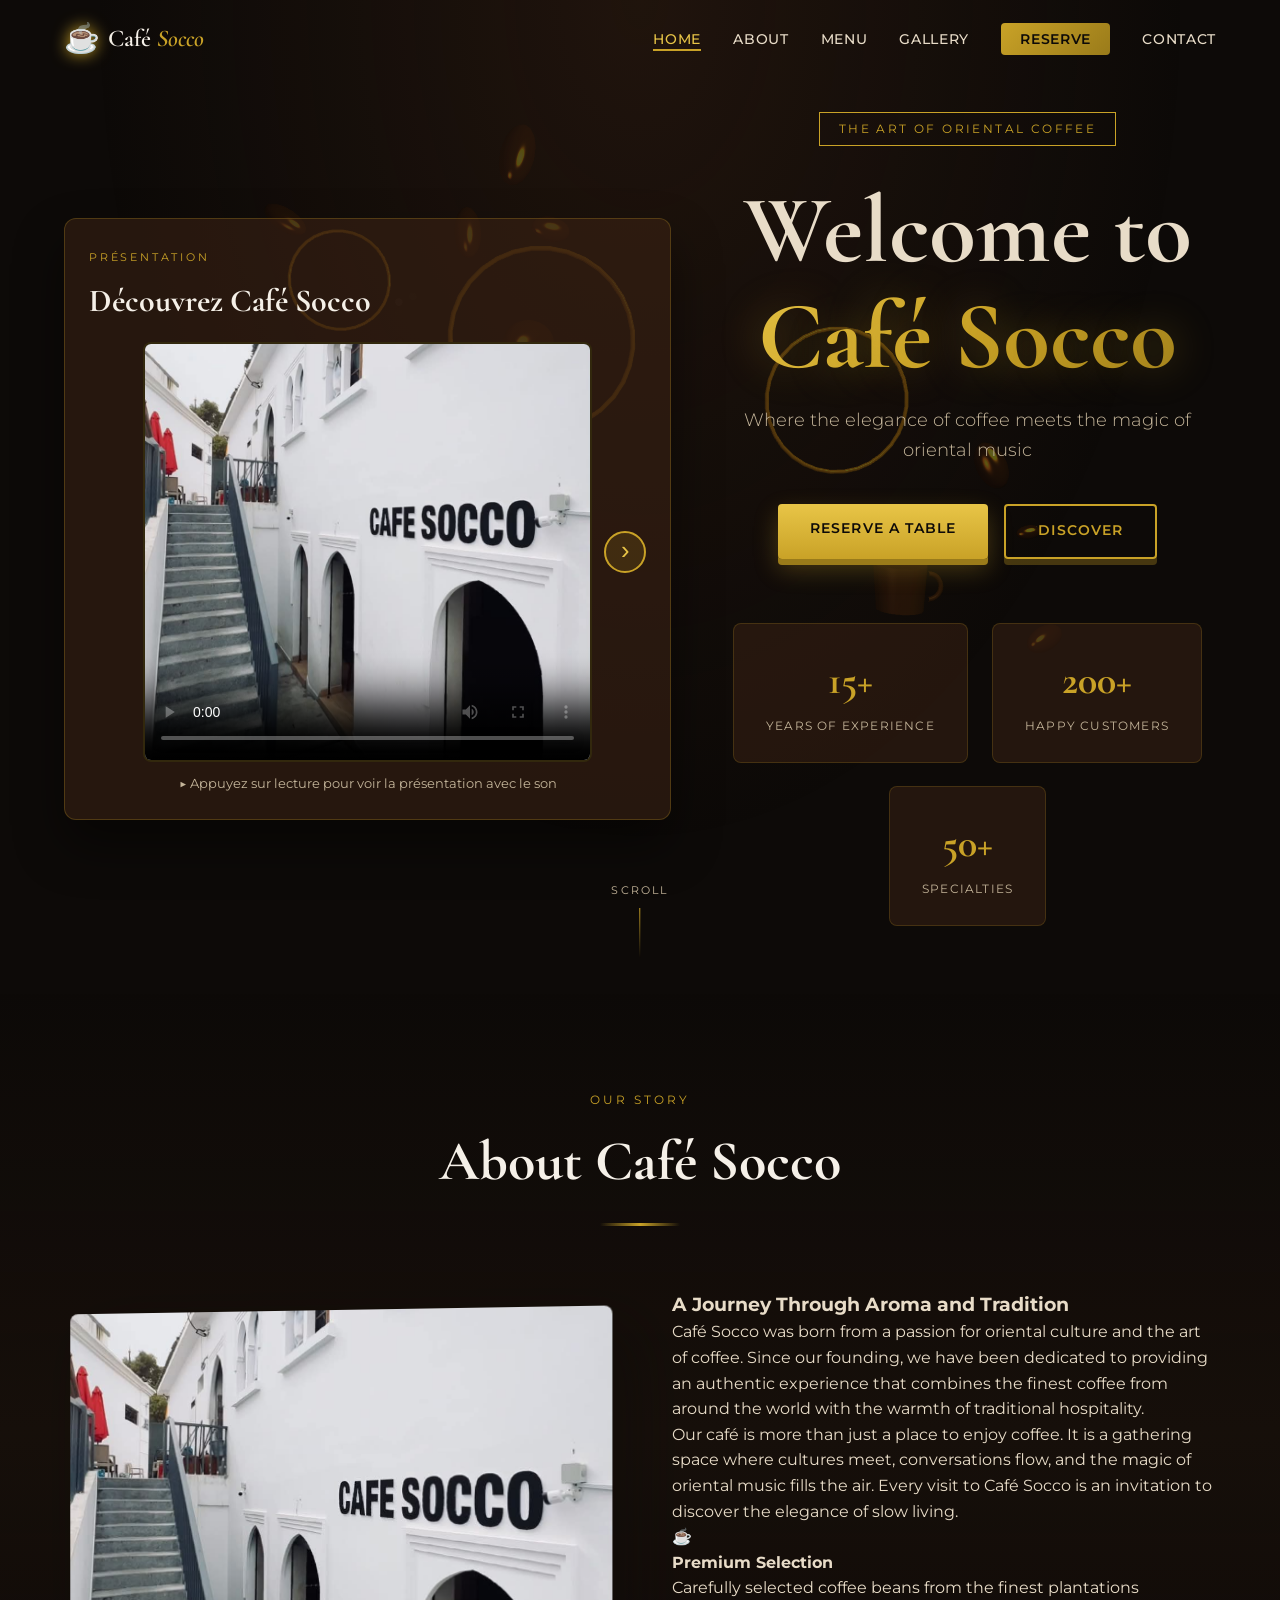
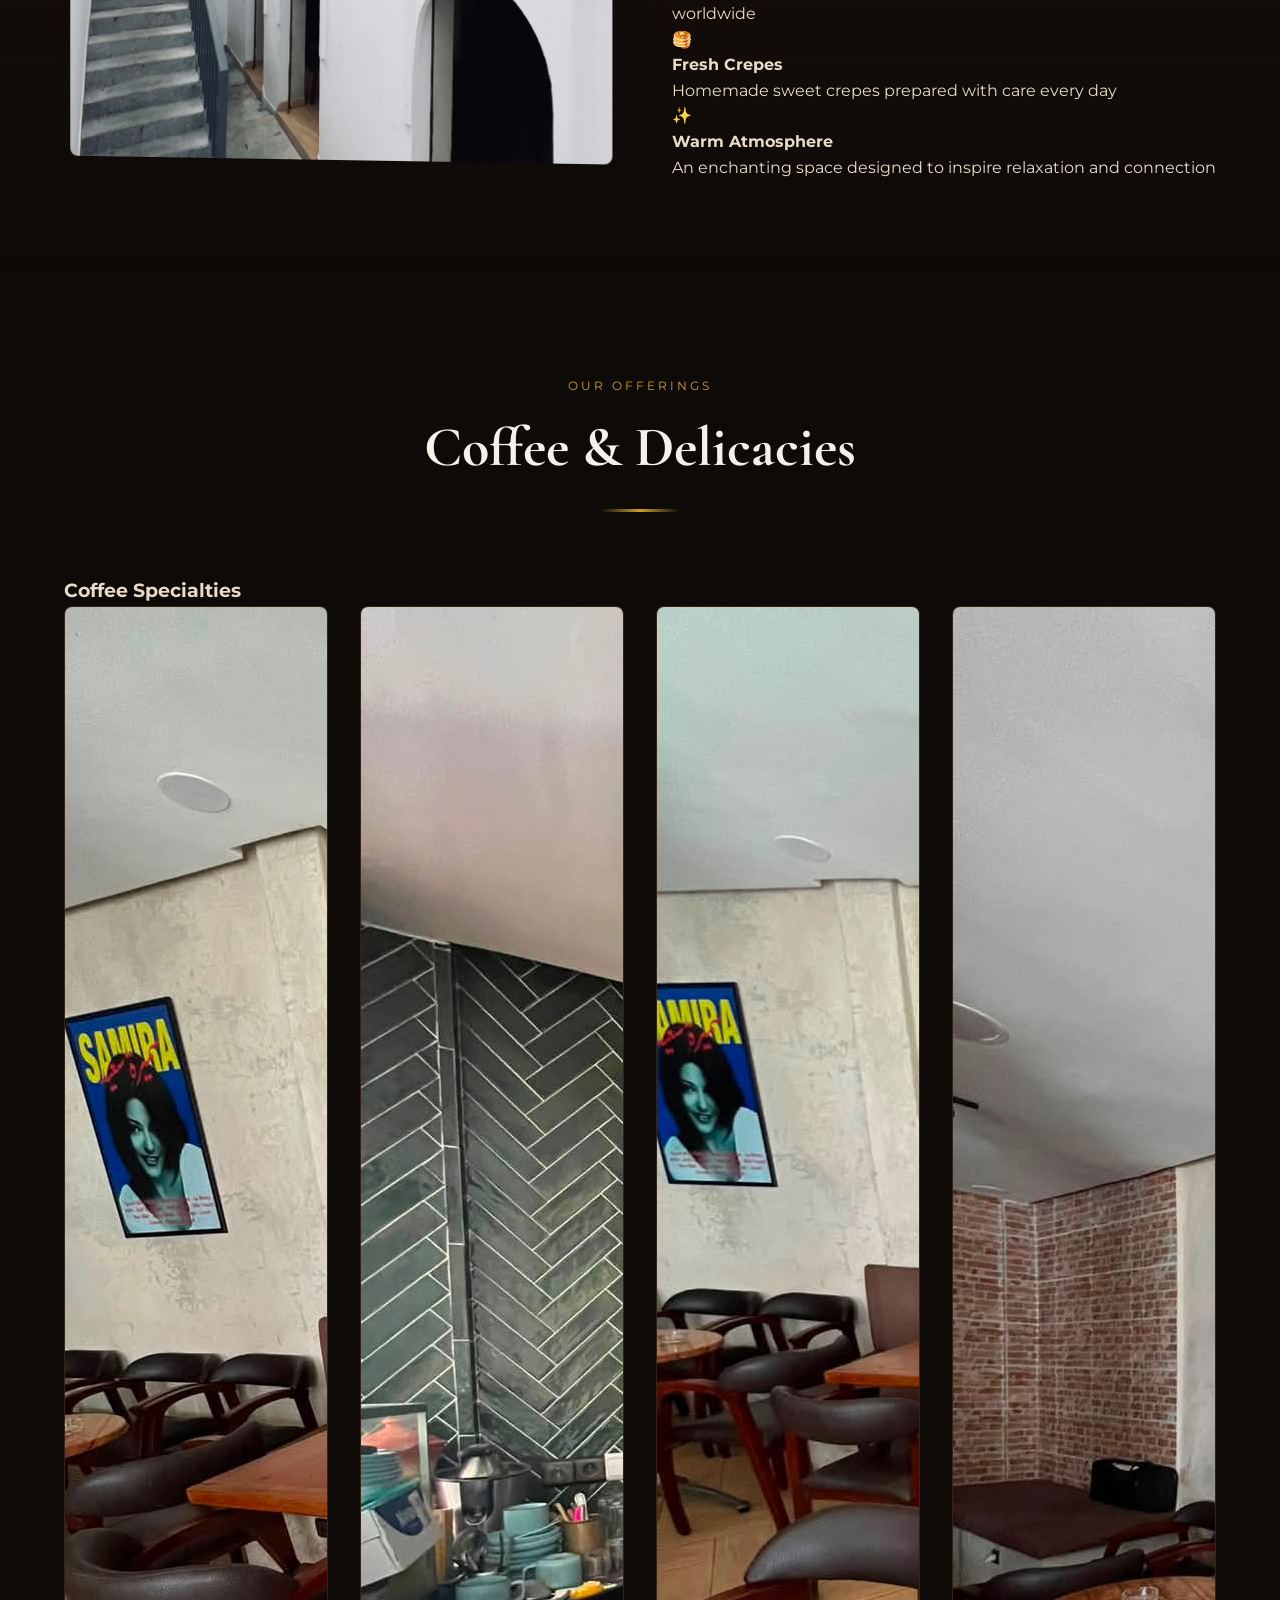
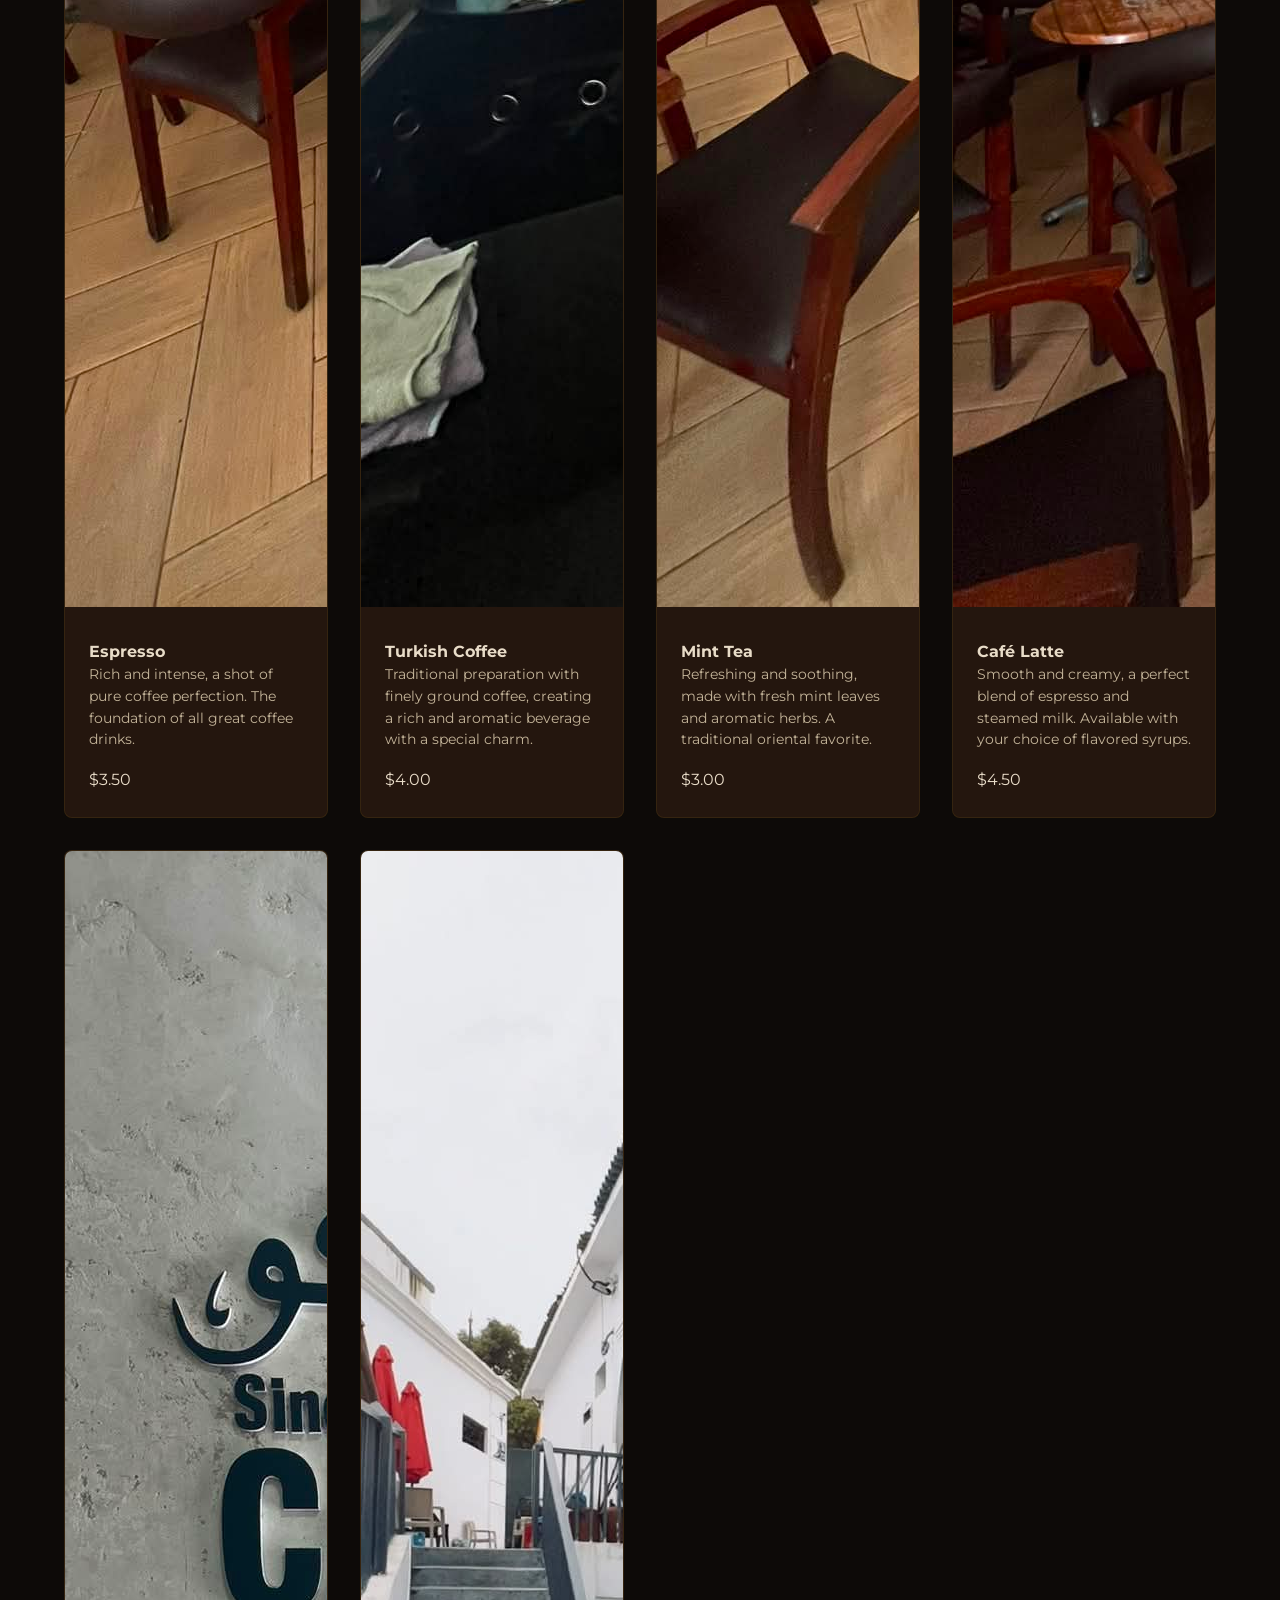
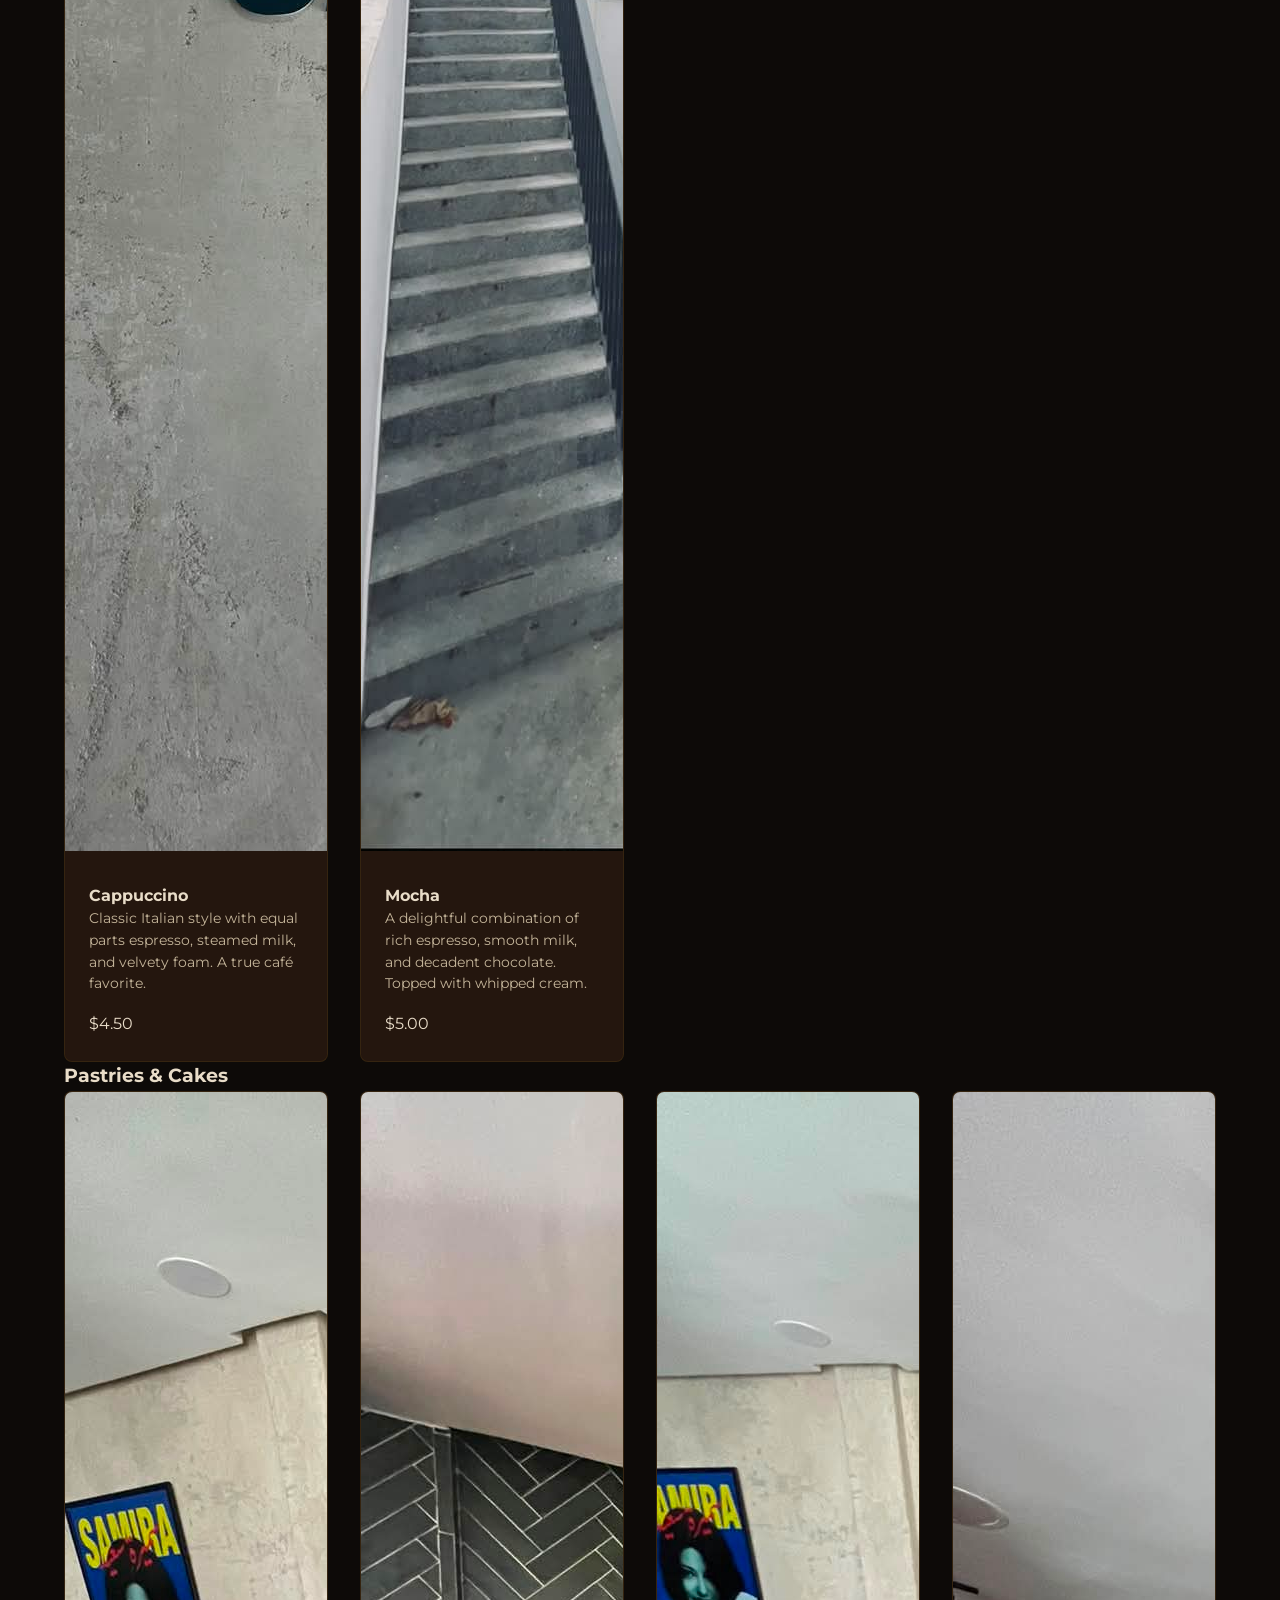
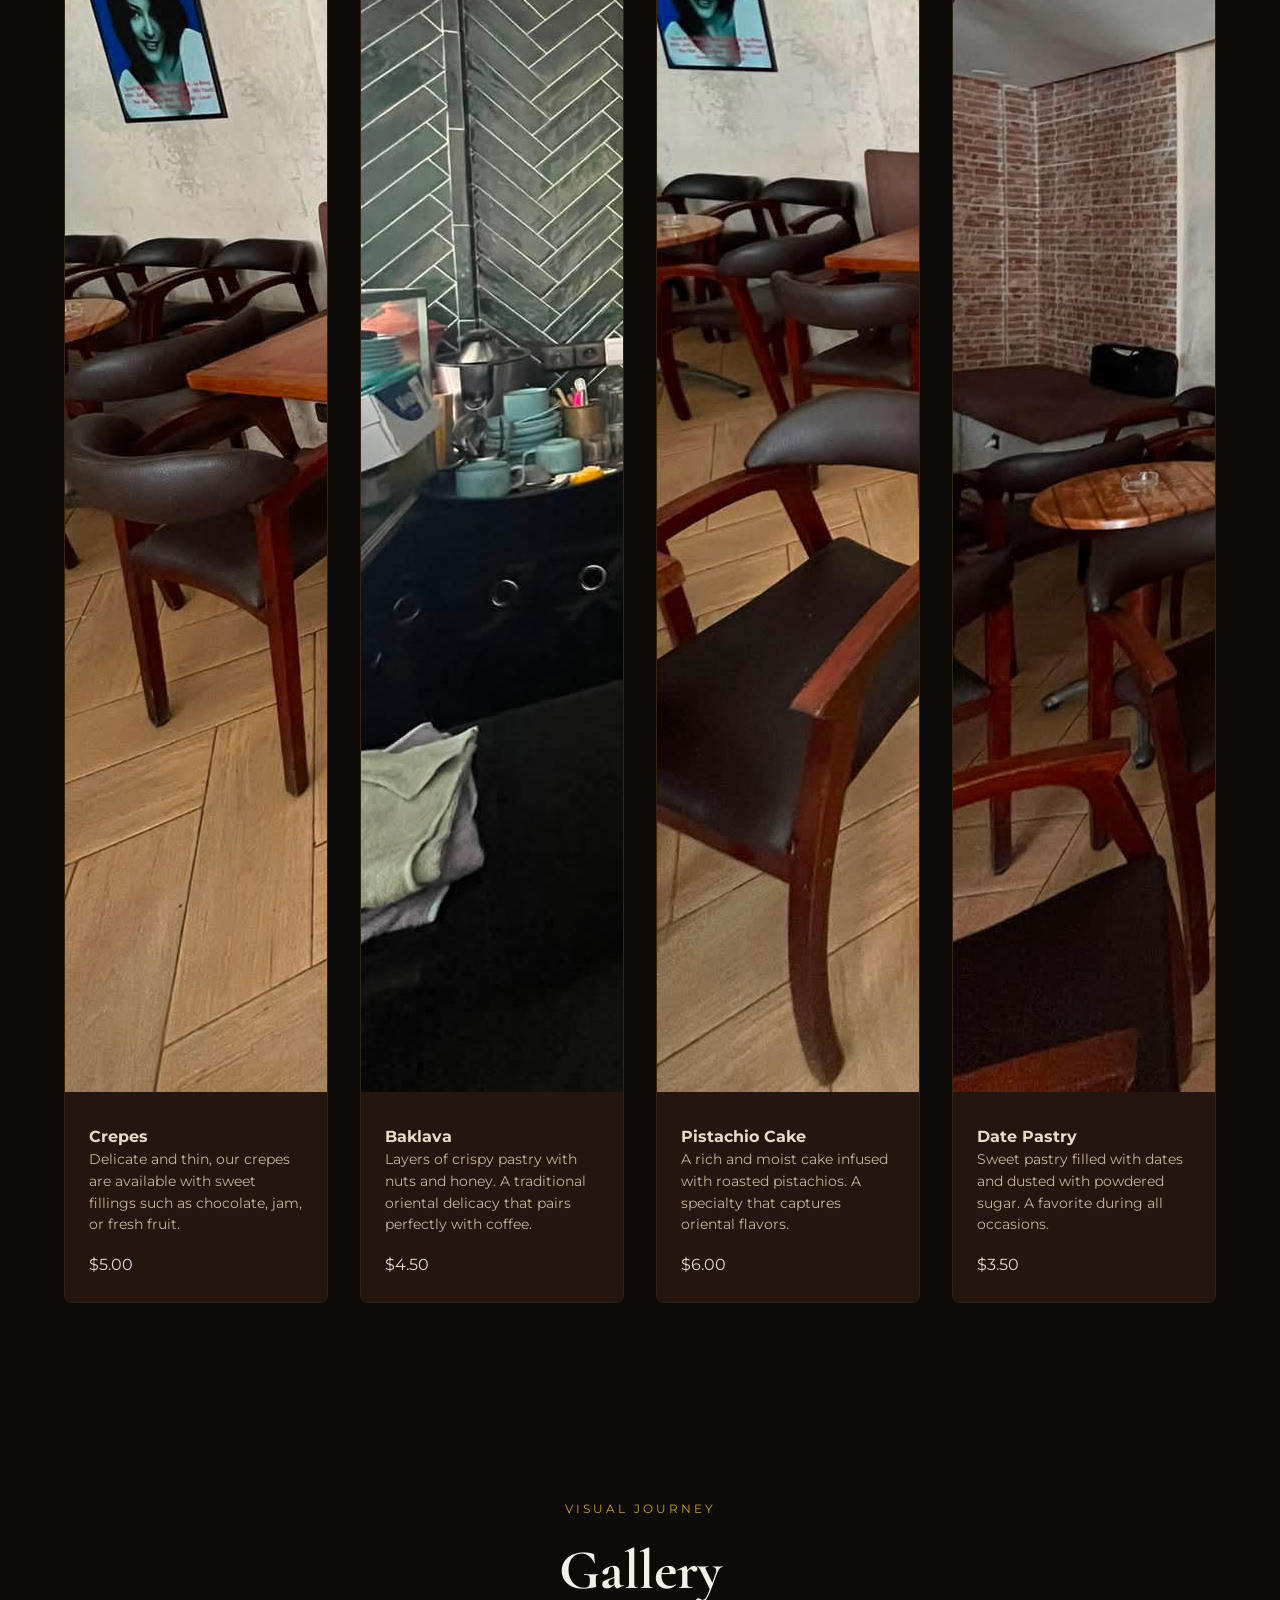
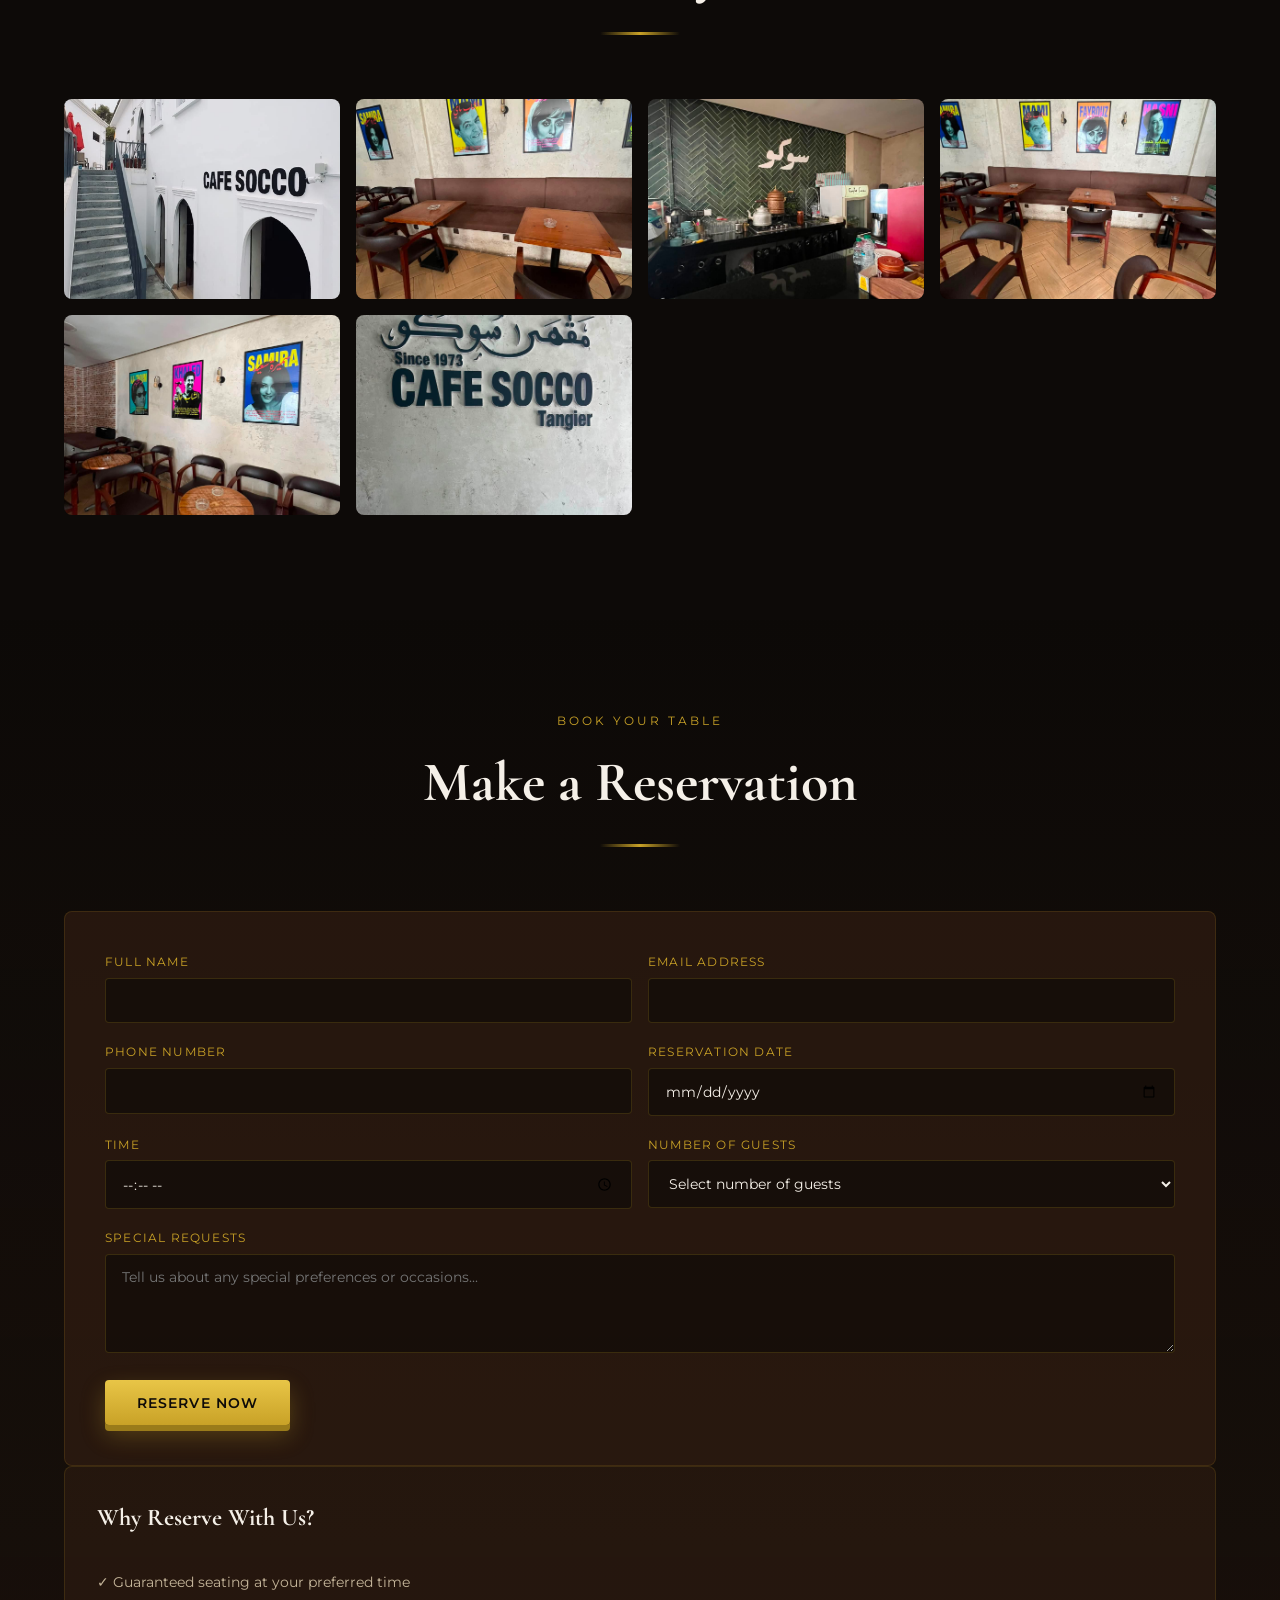
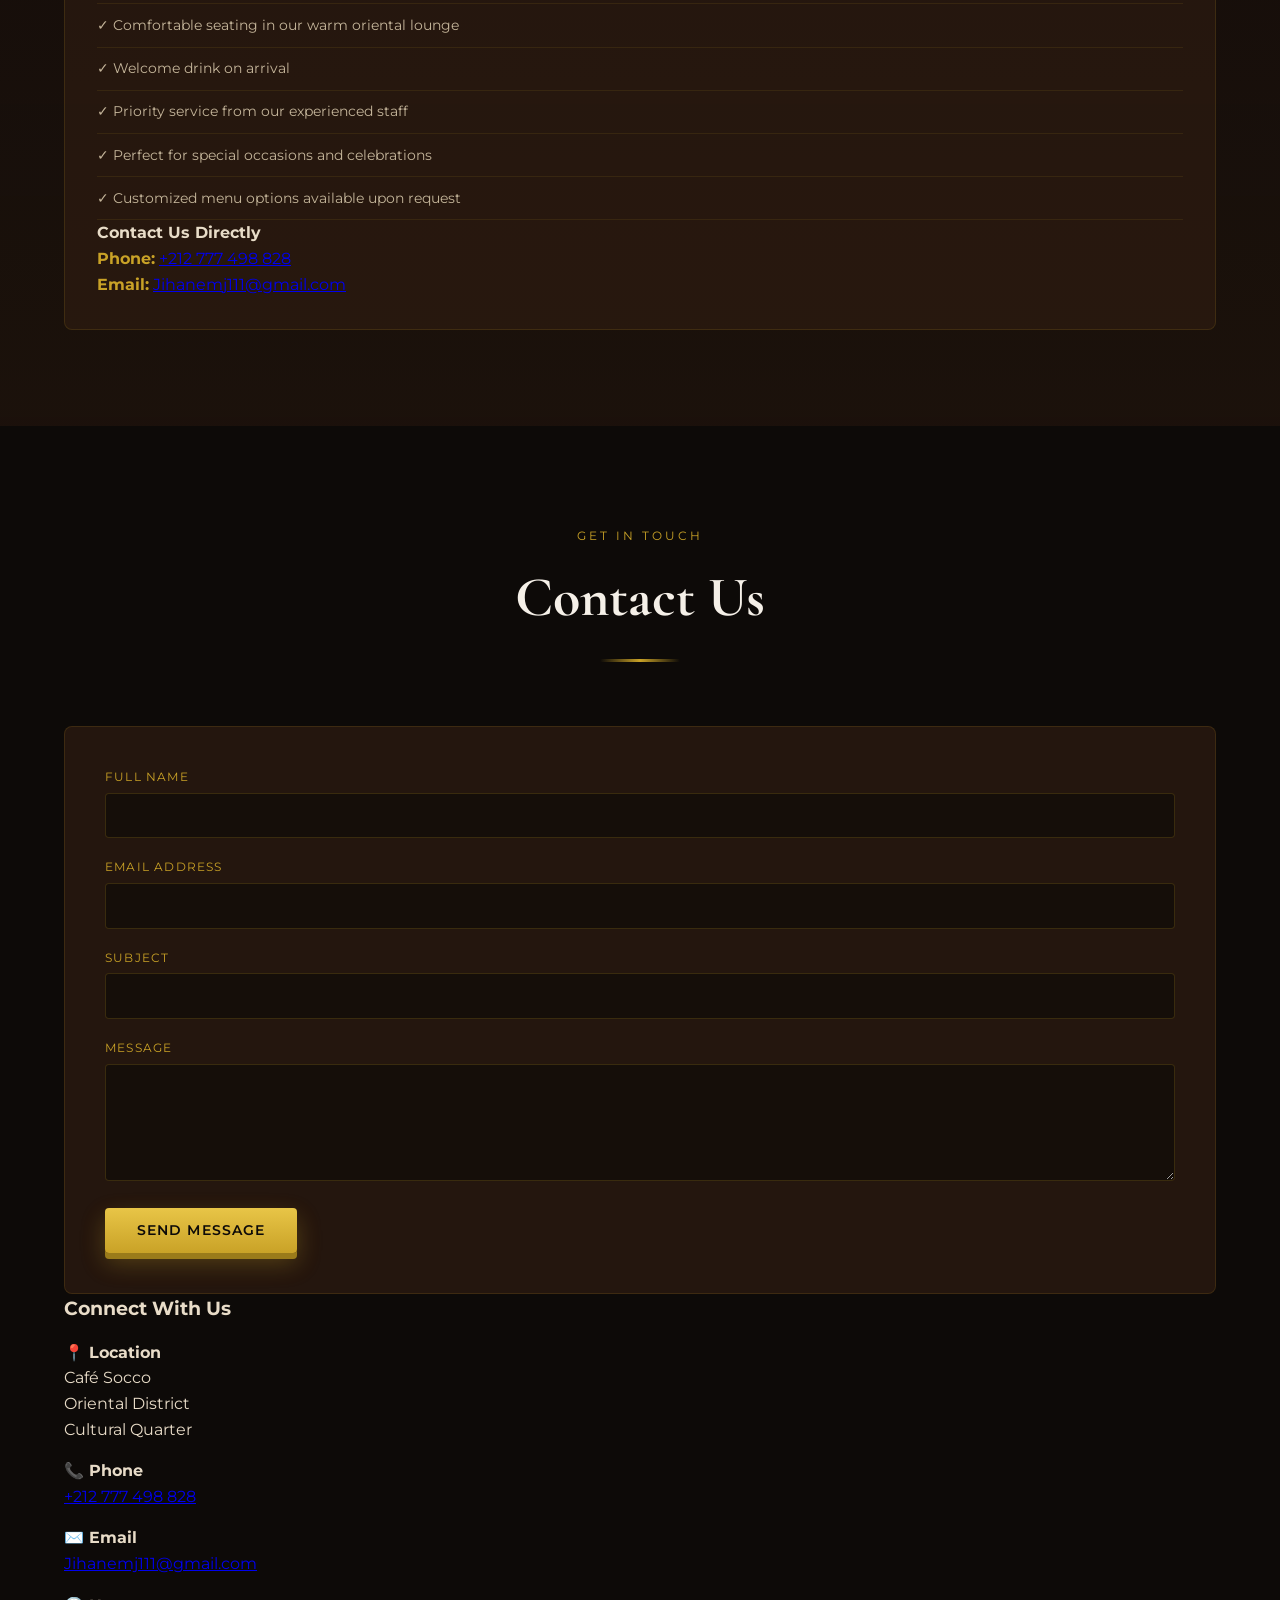
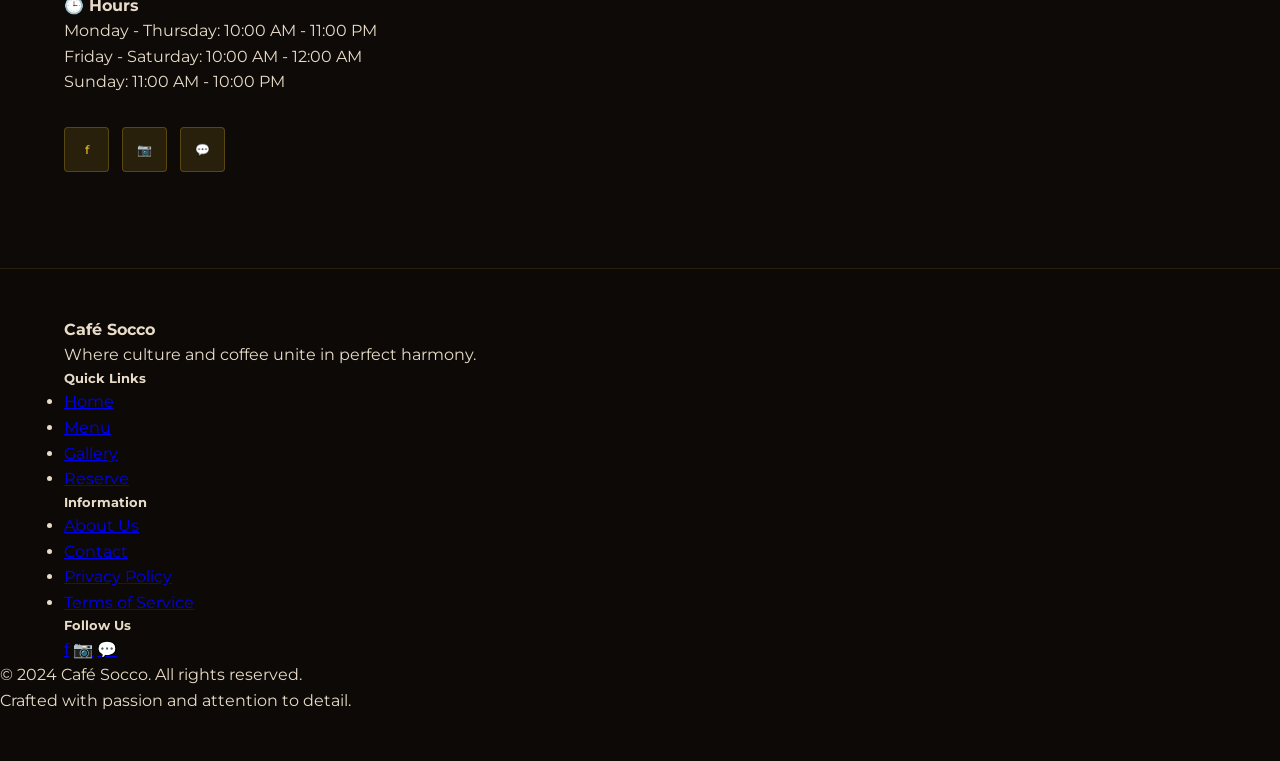
<file: index.html>
<!DOCTYPE html>
<html lang="en">
<head>
  <meta charset="UTF-8" />
  <meta name="viewport" content="width=device-width, initial-scale=1.0" />
  <meta name="description" content="Café Socco — Cultural and Oriental musical café. Premium coffee, live evenings, warm atmosphere. Reserve your table online." />
  <meta name="keywords" content="oriental café, live music, Café Socco, reservation, musical evenings" />
  <meta name="author" content="Café Socco" />
  <meta property="og:title" content="Café Socco — Cultural & Oriental Musical Café" />
  <meta property="og:description" content="A warm space combining premium coffee, oriental atmosphere and traditional live music." />
  <meta property="og:type" content="website" />
  <title>Café Socco — Cultural & Oriental Musical Café</title>
  <link rel="preconnect" href="https://fonts.googleapis.com" />
  <link rel="preconnect" href="https://fonts.gstatic.com" crossorigin />
  <link href="https://fonts.googleapis.com/css2?family=Cormorant+Garamond:ital,wght@0,400;0,600;0,700;1,400&family=Montserrat:wght@300;400;500;600&display=swap" rel="stylesheet" />
  <style>
/* ============================================
   CAFÉ SOCCO — Charte graphique & Design 3D
   ============================================ */

:root {
  --coffee: #3d2314;
  --coffee-light: #5c3a24;
  --beige: #e8dcc8;
  --beige-dark: #c4b59a;
  --black: #0d0a08;
  --gold: #c9a227;
  --gold-light: #e8c547;
  --gold-dark: #9a7b1a;
  --cream: #f5f0e8;
  --shadow: rgba(13, 10, 8, 0.5);
  --font-display: 'Cormorant Garamond', Georgia, serif;
  --font-body: 'Montserrat', sans-serif;
  --perspective: 1200px;
  --transition: 0.4s cubic-bezier(0.25, 0.46, 0.45, 0.94);
}

*, *::before, *::after {
  box-sizing: border-box;
  margin: 0;
  padding: 0;
}

html {
  scroll-behavior: smooth;
  font-size: 16px;
}

body {
  font-family: var(--font-body);
  background: var(--black);
  color: var(--beige);
  overflow-x: hidden;
  line-height: 1.6;
}

#scene-3d {
  position: fixed;
  top: 0;
  left: 0;
  width: 100%;
  height: 100%;
  z-index: 0;
  pointer-events: none;
  opacity: 0.35;
}

.container {
  max-width: 1200px;
  margin: 0 auto;
  padding: 0 1.5rem;
}

/* LOADER */
.loader {
  position: fixed;
  inset: 0;
  z-index: 10000;
  background: var(--black);
  display: flex;
  align-items: center;
  justify-content: center;
  transition: opacity 0.8s, visibility 0.8s;
}

.loader.hidden {
  opacity: 0;
  visibility: hidden;
  pointer-events: none;
}

.loader-cup p {
  margin-top: 2rem;
  font-family: var(--font-display);
  color: var(--gold);
  font-size: 1.1rem;
  letter-spacing: 0.1em;
}

.cup-3d {
  width: 60px;
  height: 70px;
  margin: 0 auto;
  background: linear-gradient(135deg, var(--coffee-light), var(--coffee));
  border-radius: 0 0 30px 30px;
  position: relative;
  transform-style: preserve-3d;
  animation: cupFloat 2s ease-in-out infinite;
  box-shadow: 0 20px 40px var(--shadow), inset 0 -10px 20px rgba(0,0,0,0.3);
}

.cup-3d::before {
  content: '';
  position: absolute;
  right: -18px;
  top: 15px;
  width: 20px;
  height: 35px;
  border: 4px solid var(--coffee-light);
  border-left: none;
  border-radius: 0 15px 15px 0;
}

.cup-3d::after {
  content: '';
  position: absolute;
  top: 8px;
  left: 8px;
  right: 8px;
  height: 12px;
  background: linear-gradient(180deg, #2a1810, #4a2c1a);
  border-radius: 50%;
}

@keyframes cupFloat {
  0%, 100% { transform: translateY(0) rotateX(10deg); }
  50% { transform: translateY(-12px) rotateX(10deg); }
}

/* HEADER */
.header {
  position: fixed;
  top: 0;
  left: 0;
  right: 0;
  z-index: 1000;
  padding: 1rem 0;
  transition: var(--transition);
  background: transparent;
}

.header.scrolled {
  background: rgba(13, 10, 8, 0.92);
  backdrop-filter: blur(12px);
  box-shadow: 0 4px 30px var(--shadow);
  padding: 0.6rem 0;
}

.nav {
  display: flex;
  align-items: center;
  justify-content: space-between;
}

.logo {
  display: flex;
  align-items: center;
  gap: 0.5rem;
  text-decoration: none;
  color: var(--cream);
  font-family: var(--font-display);
  font-size: 1.5rem;
  font-weight: 600;
}

.logo em {
  color: var(--gold);
  font-style: italic;
}

.logo-icon {
  font-size: 1.8rem;
  filter: drop-shadow(0 0 8px var(--gold));
}

.nav-menu {
  display: flex;
  list-style: none;
  gap: 2rem;
  align-items: center;
}

.nav-link {
  color: var(--beige);
  text-decoration: none;
  font-size: 0.85rem;
  font-weight: 500;
  letter-spacing: 0.05em;
  text-transform: uppercase;
  transition: color var(--transition);
  position: relative;
}

.nav-link::after {
  content: '';
  position: absolute;
  bottom: -4px;
  left: 0;
  width: 0;
  height: 2px;
  background: var(--gold);
  transition: width var(--transition);
}

.nav-link:hover::after,
.nav-link.active::after {
  width: 100%;
}

.nav-link:hover,
.nav-link.active {
  color: var(--gold-light);
}

.nav-cta {
  background: linear-gradient(135deg, var(--gold), var(--gold-dark));
  color: var(--black) !important;
  padding: 0.5rem 1.2rem;
  border-radius: 4px;
  font-weight: 600;
}

.nav-cta::after { display: none; }

.nav-toggle {
  display: none;
  flex-direction: column;
  gap: 5px;
  background: none;
  border: none;
  cursor: pointer;
  padding: 5px;
}

.nav-toggle span {
  width: 25px;
  height: 2px;
  background: var(--gold);
  transition: var(--transition);
}

/* BUTTONS 3D */
.btn {
  display: inline-block;
  padding: 0.9rem 2rem;
  font-family: var(--font-body);
  font-size: 0.85rem;
  font-weight: 600;
  letter-spacing: 0.08em;
  text-transform: uppercase;
  text-decoration: none;
  border: none;
  cursor: pointer;
  transition: var(--transition);
  border-radius: 4px;
}

.btn-primary {
  background: linear-gradient(180deg, var(--gold-light), var(--gold));
  color: var(--black);
  box-shadow: 0 6px 0 var(--gold-dark), 0 10px 25px rgba(201, 162, 39, 0.3);
}

.btn-outline {
  background: transparent;
  color: var(--gold);
  border: 2px solid var(--gold);
  box-shadow: 0 6px 0 rgba(201, 162, 39, 0.3);
}

.btn-3d:hover {
  transform: translateY(-2px);
}

.btn-3d:active {
  transform: translateY(4px);
  box-shadow: 0 2px 0 var(--gold-dark);
}

.btn-full { width: 100%; }

/* HERO */
.hero {
  min-height: 100vh;
  display: flex;
  align-items: center;
  justify-content: center;
  position: relative;
  z-index: 1;
  padding: 7rem 0 4rem;
  background: radial-gradient(ellipse at 50% 0%, rgba(61, 35, 20, 0.4) 0%, transparent 60%);
}

.hero-layout {
  display: grid;
  grid-template-columns: 1.1fr 0.9fr;
  gap: 3rem;
  align-items: center;
}

.hero-presentation {
  padding: 1.5rem;
  background: rgba(61, 35, 20, 0.55);
  border: 1px solid rgba(201, 162, 39, 0.25);
  border-radius: 12px;
  box-shadow: 0 25px 50px rgba(0, 0, 0, 0.45);
}

.hero-video-carousel {
  position: relative;
  display: flex;
  align-items: center;
  gap: 0.75rem;
}

.hero-video-carousel .hero-video {
  flex: 1;
}

.video-nav {
  flex-shrink: 0;
  z-index: 5;
  width: 42px;
  height: 42px;
  border-radius: 50%;
  border: 2px solid var(--gold);
  background: rgba(201, 162, 39, 0.15);
  color: var(--gold-light);
  font-size: 1.6rem;
  line-height: 1;
  cursor: pointer;
  transition: var(--transition);
  display: flex;
  align-items: center;
  justify-content: center;
  padding-bottom: 2px;
}

.video-nav:hover {
  background: var(--gold);
  color: var(--black);
  box-shadow: 0 0 20px rgba(201, 162, 39, 0.5);
}

.video-nav.hidden {
  visibility: hidden;
  pointer-events: none;
}

.presentation-tag {
  display: inline-block;
  color: var(--gold);
  font-size: 0.7rem;
  letter-spacing: 0.25em;
  text-transform: uppercase;
  margin-bottom: 0.5rem;
}

.presentation-title {
  font-family: var(--font-display);
  font-size: clamp(1.5rem, 3vw, 2rem);
  color: var(--cream);
  margin-bottom: 1rem;
}

.hero-video {
  width: 100%;
  max-height: 420px;
  border-radius: 8px;
  background: var(--black);
  display: block;
  object-fit: cover;
  border: 2px solid rgba(201, 162, 39, 0.2);
}

.presentation-hint {
  margin-top: 0.75rem;
  font-size: 0.8rem;
  color: var(--beige-dark);
  text-align: center;
}

.hero-content {
  text-align: center;
}

.hero-badge {
  display: inline-block;
  padding: 0.4rem 1.2rem;
  border: 1px solid var(--gold);
  color: var(--gold);
  font-size: 0.75rem;
  letter-spacing: 0.2em;
  text-transform: uppercase;
  margin-bottom: 2rem;
  transform: perspective(var(--perspective)) rotateX(5deg);
}

.hero-title {
  font-family: var(--font-display);
  font-size: clamp(3rem, 8vw, 6rem);
  font-weight: 700;
  line-height: 1.1;
  margin-bottom: 1rem;
}

.hero-title .line {
  display: block;
}

.hero-title .gold {
  color: var(--gold);
  text-shadow: 0 0 40px rgba(201, 162, 39, 0.4);
  background: linear-gradient(135deg, var(--gold-light), var(--gold), var(--gold-dark));
  -webkit-background-clip: text;
  -webkit-text-fill-color: transparent;
  background-clip: text;
}

.hero-slogan {
  font-size: 1.15rem;
  color: var(--beige-dark);
  max-width: 500px;
  margin: 0 auto 2.5rem;
  font-weight: 300;
}

.hero-actions {
  display: flex;
  gap: 1rem;
  justify-content: center;
  flex-wrap: wrap;
  margin-bottom: 4rem;
}

.hero-stats {
  display: flex;
  gap: 1.5rem;
  justify-content: center;
  flex-wrap: wrap;
}

.stat-card {
  padding: 1.5rem 2rem;
  background: rgba(61, 35, 20, 0.5);
  border: 1px solid rgba(201, 162, 39, 0.2);
  border-radius: 8px;
  text-align: center;
  min-width: 140px;
}

.stat-num {
  display: block;
  font-family: var(--font-display);
  font-size: 2.5rem;
  font-weight: 700;
  color: var(--gold);
}

.stat-label {
  font-size: 0.75rem;
  text-transform: uppercase;
  letter-spacing: 0.1em;
  color: var(--beige-dark);
}

.hero-scroll {
  position: absolute;
  bottom: 2rem;
  left: 50%;
  transform: translateX(-50%);
  display: flex;
  flex-direction: column;
  align-items: center;
  gap: 0.5rem;
  font-size: 0.7rem;
  letter-spacing: 0.2em;
  text-transform: uppercase;
  color: var(--beige-dark);
}

.scroll-line {
  width: 1px;
  height: 50px;
  background: linear-gradient(to bottom, var(--gold), transparent);
  animation: scrollPulse 2s infinite;
}

@keyframes scrollPulse {
  0%, 100% { opacity: 0.3; transform: scaleY(0.5); }
  50% { opacity: 1; transform: scaleY(1); }
}

/* CARD 3D EFFECT */
.card-3d {
  transform-style: preserve-3d;
  transition: transform 0.3s ease, box-shadow 0.3s ease;
  will-change: transform;
}

/* SECTIONS */
.section {
  position: relative;
  z-index: 1;
  padding: 6rem 0;
}

.section-header {
  text-align: center;
  margin-bottom: 4rem;
}

.section-tag {
  display: inline-block;
  color: var(--gold);
  font-size: 0.75rem;
  letter-spacing: 0.25em;
  text-transform: uppercase;
  margin-bottom: 0.5rem;
}

.section-title {
  font-family: var(--font-display);
  font-size: clamp(2.5rem, 5vw, 3.5rem);
  font-weight: 700;
  color: var(--cream);
  margin-bottom: 1rem;
}

.section-desc {
  color: var(--beige-dark);
  max-width: 500px;
  margin: 0 auto;
}

.ornament {
  width: 80px;
  height: 3px;
  background: linear-gradient(90deg, transparent, var(--gold), transparent);
  margin: 0 auto;
}

/* ABOUT */
.about {
  background: linear-gradient(180deg, transparent, rgba(61, 35, 20, 0.2), transparent);
}

.about-grid {
  display: grid;
  grid-template-columns: 1fr 1fr;
  gap: 4rem;
  align-items: center;
}

.about-visual {
  position: relative;
}

.about-image-wrap {
  position: relative;
  border-radius: 8px;
  overflow: hidden;
  transform: perspective(var(--perspective)) rotateY(-5deg);
  box-shadow: 20px 20px 60px var(--shadow);
}

.about-image-wrap img {
  width: 100%;
  height: 450px;
  object-fit: cover;
  display: block;
}

.about-frame {
  position: absolute;
  inset: -10px;
  border: 2px solid var(--gold);
  border-radius: 8px;
  pointer-events: none;
  opacity: 0.5;
}

.cup-3d-small {
  position: absolute;
  bottom: -20px;
  right: -20px;
  width: 50px;
  height: 60px;
  background: linear-gradient(135deg, var(--gold-light), var(--gold-dark));
  border-radius: 0 0 20px 20px;
  box-shadow: 0 15px 30px var(--shadow);
  animation: cupFloat 3s ease-in-out infinite;
}

.about-text .lead {
  font-family: var(--font-display);
  font-size: 1.4rem;
  color: var(--cream);
  margin-bottom: 1.5rem;
  line-height: 1.5;
}

.about-text p {
  color: var(--beige-dark);
  margin-bottom: 2rem;
}

.values-grid {
  display: grid;
  grid-template-columns: 1fr 1fr;
  gap: 1rem;
}

.value-item {
  padding: 1.5rem;
  background: rgba(61, 35, 20, 0.4);
  border: 1px solid rgba(201, 162, 39, 0.15);
  border-radius: 8px;
}

.value-icon {
  font-size: 1.5rem;
  color: var(--gold);
  margin-bottom: 0.5rem;
}

.value-item h3 {
  font-family: var(--font-display);
  font-size: 1.2rem;
  color: var(--cream);
  margin-bottom: 0.5rem;
}

.value-item p {
  font-size: 0.85rem;
  margin: 0;
}

/* MENU */
.menu-section {
  background: rgba(13, 10, 8, 0.6);
}

.menu-tabs {
  display: flex;
  justify-content: center;
  gap: 0.5rem;
  flex-wrap: wrap;
  margin-bottom: 3rem;
}

.menu-tab {
  padding: 0.7rem 1.5rem;
  background: transparent;
  border: 1px solid rgba(201, 162, 39, 0.3);
  color: var(--beige);
  font-family: var(--font-body);
  font-size: 0.8rem;
  letter-spacing: 0.1em;
  text-transform: uppercase;
  cursor: pointer;
  transition: var(--transition);
  border-radius: 4px;
}

.menu-tab:hover,
.menu-tab.active {
  background: var(--gold);
  color: var(--black);
  border-color: var(--gold);
  box-shadow: 0 4px 15px rgba(201, 162, 39, 0.3);
}

.menu-panel {
  display: none;
}

.menu-panel.active {
  display: block;
  animation: fadeIn 0.5s ease;
}

@keyframes fadeIn {
  from { opacity: 0; transform: translateY(20px); }
  to { opacity: 1; transform: translateY(0); }
}

.menu-grid {
  display: grid;
  grid-template-columns: repeat(auto-fill, minmax(260px, 1fr));
  gap: 2rem;
}

.menu-card {
  background: rgba(61, 35, 20, 0.5);
  border-radius: 8px;
  overflow: hidden;
  border: 1px solid rgba(201, 162, 39, 0.1);
}

.menu-card-img {
  height: 180px;
  background-size: cover;
  background-position: center;
}

.menu-card-body {
  padding: 1.5rem;
}

.menu-card h3 {
  font-family: var(--font-display);
  font-size: 1.3rem;
  color: var(--cream);
  margin-bottom: 0.5rem;
}

.menu-card p {
  font-size: 0.85rem;
  color: var(--beige-dark);
  margin-bottom: 1rem;
}

.price {
  font-family: var(--font-display);
  font-size: 1.4rem;
  color: var(--gold);
  font-weight: 700;
}

/* EVENTS */
.events-timeline {
  display: flex;
  flex-direction: column;
  gap: 2rem;
  margin-bottom: 3rem;
}

.event-card {
  display: grid;
  grid-template-columns: 80px 200px 1fr;
  gap: 2rem;
  align-items: center;
  padding: 1.5rem;
  background: rgba(61, 35, 20, 0.4);
  border: 1px solid rgba(201, 162, 39, 0.15);
  border-radius: 8px;
}

.event-date {
  text-align: center;
  padding: 1rem;
  background: linear-gradient(135deg, var(--gold), var(--gold-dark));
  color: var(--black);
  border-radius: 8px;
}

.event-date .day {
  display: block;
  font-family: var(--font-display);
  font-size: 2rem;
  font-weight: 700;
  line-height: 1;
}

.event-date .month {
  font-size: 0.75rem;
  text-transform: uppercase;
  letter-spacing: 0.1em;
}

.event-img {
  height: 140px;
  border-radius: 8px;
  background-size: cover;
  background-position: center;
}

.event-info h3 {
  font-family: var(--font-display);
  font-size: 1.5rem;
  color: var(--cream);
  margin-bottom: 0.3rem;
}

.event-info .artist {
  color: var(--gold);
  font-style: italic;
  margin-bottom: 0.5rem;
}

.event-info p {
  font-size: 0.9rem;
  color: var(--beige-dark);
  margin-bottom: 0.5rem;
}

.event-time {
  font-size: 0.8rem;
  color: var(--gold-light);
}

.events-video {
  height: 300px;
  background: linear-gradient(135deg, var(--coffee), var(--black));
  border-radius: 8px;
  display: flex;
  align-items: center;
  justify-content: center;
  border: 1px solid rgba(201, 162, 39, 0.2);
  position: relative;
  overflow: hidden;
}

.video-placeholder {
  text-align: center;
}

.play-btn {
  width: 80px;
  height: 80px;
  border-radius: 50%;
  background: var(--gold);
  color: var(--black);
  display: flex;
  align-items: center;
  justify-content: center;
  font-size: 1.5rem;
  margin: 0 auto 1rem;
  cursor: pointer;
  transition: var(--transition);
  box-shadow: 0 0 30px rgba(201, 162, 39, 0.5);
}

.play-btn:hover {
  transform: scale(1.1);
  box-shadow: 0 0 50px rgba(201, 162, 39, 0.7);
}

/* GALLERY */
.gallery-filters {
  display: flex;
  justify-content: center;
  gap: 0.5rem;
  margin-bottom: 2rem;
  flex-wrap: wrap;
}

.gallery-filter {
  padding: 0.5rem 1.2rem;
  background: transparent;
  border: 1px solid rgba(201, 162, 39, 0.3);
  color: var(--beige);
  font-size: 0.8rem;
  cursor: pointer;
  transition: var(--transition);
  border-radius: 4px;
}

.gallery-filter.active,
.gallery-filter:hover {
  background: var(--gold);
  color: var(--black);
  border-color: var(--gold);
}

.gallery-grid {
  display: grid;
  grid-template-columns: repeat(4, 1fr);
  grid-auto-rows: 200px;
  gap: 1rem;
}

.gallery-item {
  position: relative;
  overflow: hidden;
  border-radius: 8px;
  cursor: pointer;
}

.gallery-item.wide {
  grid-column: span 2;
}

.gallery-item.tall {
  grid-row: span 2;
}

.gallery-item img {
  width: 100%;
  height: 100%;
  object-fit: cover;
  transition: transform 0.6s ease;
}

.gallery-item:hover img {
  transform: scale(1.1);
}

.gallery-overlay {
  position: absolute;
  inset: 0;
  background: linear-gradient(to top, rgba(13, 10, 8, 0.9), transparent);
  display: flex;
  align-items: flex-end;
  padding: 1.5rem;
  opacity: 0;
  transition: opacity var(--transition);
}

.gallery-item:hover .gallery-overlay {
  opacity: 1;
}

.gallery-overlay span {
  font-family: var(--font-display);
  font-size: 1.2rem;
  color: var(--gold);
}

.gallery-item.hidden {
  display: none;
}

/* LIGHTBOX */
.lightbox {
  position: fixed;
  inset: 0;
  z-index: 9999;
  background: rgba(13, 10, 8, 0.95);
  display: flex;
  flex-direction: column;
  align-items: center;
  justify-content: center;
  opacity: 0;
  visibility: hidden;
  transition: var(--transition);
}

.lightbox.active {
  opacity: 1;
  visibility: visible;
}

.lightbox img {
  max-width: 90%;
  max-height: 80vh;
  border-radius: 8px;
  box-shadow: 0 20px 60px var(--shadow);
}

.lightbox-close {
  position: absolute;
  top: 2rem;
  right: 2rem;
  background: none;
  border: none;
  color: var(--gold);
  font-size: 2.5rem;
  cursor: pointer;
}

#lightbox-caption {
  margin-top: 1rem;
  font-family: var(--font-display);
  color: var(--gold);
  font-size: 1.2rem;
}

/* RESERVATION */
.reservation {
  background: linear-gradient(180deg, transparent, rgba(61, 35, 20, 0.3));
}

.reservation-wrap {
  display: grid;
  grid-template-columns: 1.2fr 0.8fr;
  gap: 3rem;
  align-items: start;
}

.reservation-form,
.contact-form {
  padding: 2.5rem;
  background: rgba(61, 35, 20, 0.5);
  border: 1px solid rgba(201, 162, 39, 0.15);
  border-radius: 8px;
}

.form-row {
  display: grid;
  grid-template-columns: 1fr 1fr;
  gap: 1rem;
}

.form-group {
  margin-bottom: 1.2rem;
}

.form-group label {
  display: block;
  font-size: 0.75rem;
  text-transform: uppercase;
  letter-spacing: 0.1em;
  color: var(--gold);
  margin-bottom: 0.4rem;
}

.form-group input,
.form-group select,
.form-group textarea {
  width: 100%;
  padding: 0.8rem 1rem;
  background: rgba(13, 10, 8, 0.6);
  border: 1px solid rgba(201, 162, 39, 0.2);
  border-radius: 4px;
  color: var(--cream);
  font-family: var(--font-body);
  font-size: 0.9rem;
  transition: border-color var(--transition);
}

.form-group input:focus,
.form-group select:focus,
.form-group textarea:focus {
  outline: none;
  border-color: var(--gold);
  box-shadow: 0 0 15px rgba(201, 162, 39, 0.15);
}

.form-success {
  margin-top: 1rem;
  padding: 1rem;
  background: rgba(201, 162, 39, 0.15);
  border: 1px solid var(--gold);
  color: var(--gold-light);
  border-radius: 4px;
  text-align: center;
}

.reservation-info {
  padding: 2rem;
  background: rgba(61, 35, 20, 0.4);
  border: 1px solid rgba(201, 162, 39, 0.15);
  border-radius: 8px;
}

.reservation-info h3 {
  font-family: var(--font-display);
  font-size: 1.5rem;
  color: var(--cream);
  margin-bottom: 1.5rem;
}

.reservation-info ul {
  list-style: none;
}

.reservation-info li {
  padding: 0.6rem 0;
  border-bottom: 1px solid rgba(201, 162, 39, 0.1);
  font-size: 0.9rem;
  color: var(--beige-dark);
}

.reservation-info strong {
  color: var(--gold);
}

.table-3d {
  width: 100px;
  height: 60px;
  margin: 2rem auto 0;
  background: linear-gradient(180deg, var(--coffee-light), var(--coffee));
  border-radius: 8px 8px 4px 4px;
  box-shadow: 0 20px 40px var(--shadow), 0 0 0 8px rgba(201, 162, 39, 0.1);
  transform: perspective(200px) rotateX(15deg);
}

/* CONTACT */
.contact-grid {
  display: grid;
  grid-template-columns: 1fr 1.2fr;
  gap: 3rem;
  margin-bottom: 3rem;
}

.contact-info {
  display: flex;
  flex-direction: column;
  gap: 1rem;
}

.contact-card {
  padding: 1.5rem;
  background: rgba(61, 35, 20, 0.4);
  border: 1px solid rgba(201, 162, 39, 0.15);
  border-radius: 8px;
}

.contact-icon {
  font-size: 1.5rem;
  margin-bottom: 0.5rem;
}

.contact-card h3 {
  font-family: var(--font-display);
  color: var(--cream);
  margin-bottom: 0.3rem;
}

.contact-card a {
  color: var(--gold);
  text-decoration: none;
}

.contact-card a:hover {
  color: var(--gold-light);
}

.social-links {
  display: flex;
  gap: 0.8rem;
  margin-top: 1rem;
}

.social-link {
  width: 45px;
  height: 45px;
  display: flex;
  align-items: center;
  justify-content: center;
  background: rgba(201, 162, 39, 0.15);
  border: 1px solid rgba(201, 162, 39, 0.3);
  color: var(--gold);
  text-decoration: none;
  font-size: 0.75rem;
  font-weight: 600;
  border-radius: 4px;
  transition: var(--transition);
}

.social-link:hover {
  background: var(--gold);
  color: var(--black);
}

.contact-form h3 {
  font-family: var(--font-display);
  font-size: 1.5rem;
  color: var(--cream);
  margin-bottom: 1.5rem;
}

.map-wrap {
  position: relative;
  border-radius: 8px;
  overflow: hidden;
  border: 1px solid rgba(201, 162, 39, 0.2);
}

.map-wrap iframe {
  display: block;
  filter: grayscale(20%) sepia(15%);
}

.map-marker {
  position: absolute;
  top: 48%;
  left: 50%;
  width: 28px;
  height: 28px;
  margin-left: -14px;
  margin-top: -36px;
  background: #e53935;
  border: 3px solid #fff;
  border-radius: 50% 50% 50% 0;
  transform: rotate(-45deg);
  box-shadow: 0 4px 14px rgba(229, 57, 53, 0.6);
  pointer-events: none;
  z-index: 2;
  animation: markerPulse 2s ease-in-out infinite;
}

@keyframes markerPulse {
  0%, 100% { box-shadow: 0 4px 14px rgba(229, 57, 53, 0.6); }
  50% { box-shadow: 0 4px 24px rgba(229, 57, 53, 0.9); }
}

.map-link {
  display: block;
  text-align: center;
  padding: 0.75rem;
  background: rgba(61, 35, 20, 0.9);
  color: var(--gold);
  text-decoration: none;
  font-size: 0.85rem;
  letter-spacing: 0.05em;
  transition: background var(--transition);
}

.map-link:hover {
  background: rgba(201, 162, 39, 0.2);
  color: var(--gold-light);
}

.form-error {
  margin-top: 1rem;
  padding: 1rem;
  background: rgba(229, 57, 53, 0.15);
  border: 1px solid #e53935;
  color: #ff8a80;
  border-radius: 4px;
  font-size: 0.85rem;
  text-align: center;
}

.form-success .form-actions-row {
  display: flex;
  flex-wrap: wrap;
  gap: 0.75rem;
  justify-content: center;
  margin: 1rem 0;
}

.btn-small {
  padding: 0.65rem 1.2rem;
  font-size: 0.75rem;
}

.form-hint {
  font-size: 0.8rem;
  color: var(--beige-dark);
  margin-top: 0.5rem;
}

/* FOOTER */
.footer {
  position: relative;
  z-index: 1;
  padding: 3rem 0;
  background: rgba(13, 10, 8, 0.95);
  border-top: 1px solid rgba(201, 162, 39, 0.15);
}

.footer-inner {
  display: flex;
  flex-wrap: wrap;
  align-items: center;
  justify-content: space-between;
  gap: 2rem;
}

.footer-brand .logo-text {
  font-family: var(--font-display);
  font-size: 1.5rem;
  color: var(--cream);
}

.footer-brand em {
  color: var(--gold);
  font-style: italic;
}

.footer-brand p {
  font-size: 0.85rem;
  color: var(--beige-dark);
  margin-top: 0.3rem;
}

.footer-nav {
  display: flex;
  gap: 2rem;
}

.footer-nav a {
  color: var(--beige-dark);
  text-decoration: none;
  font-size: 0.85rem;
  transition: color var(--transition);
}

.footer-nav a:hover {
  color: var(--gold);
}

.footer-copy {
  font-size: 0.8rem;
  color: var(--beige-dark);
  width: 100%;
  text-align: center;
  margin-top: 1rem;
  padding-top: 1rem;
  border-top: 1px solid rgba(201, 162, 39, 0.1);
}

/* AOS ANIMATIONS */
[data-aos] {
  opacity: 0;
  transform: translateY(30px);
  transition: opacity 0.8s ease, transform 0.8s ease;
}

[data-aos].aos-visible {
  opacity: 1;
  transform: translateY(0);
}

/* RESPONSIVE */
@media (max-width: 992px) {
  .about-grid,
  .reservation-wrap,
  .contact-grid {
    grid-template-columns: 1fr;
  }

  .event-card {
    grid-template-columns: 1fr;
    text-align: center;
  }

  .event-img {
    height: 200px;
  }

  .gallery-grid {
    grid-template-columns: repeat(2, 1fr);
  }

  .gallery-item.wide,
  .gallery-item.tall {
    grid-column: span 1;
    grid-row: span 1;
  }
}

@media (max-width: 768px) {
  .nav-toggle {
    display: flex;
  }

  .nav-menu {
    position: fixed;
    top: 0;
    right: -100%;
    width: 80%;
    max-width: 300px;
    height: 100vh;
    background: rgba(13, 10, 8, 0.98);
    flex-direction: column;
    padding: 5rem 2rem 2rem;
    gap: 1.5rem;
    transition: right var(--transition);
    border-left: 1px solid rgba(201, 162, 39, 0.2);
  }

  .nav-menu.open {
    right: 0;
  }

  .nav-toggle.open span:nth-child(1) {
    transform: rotate(45deg) translate(5px, 5px);
  }

  .nav-toggle.open span:nth-child(2) {
    opacity: 0;
  }

  .nav-toggle.open span:nth-child(3) {
    transform: rotate(-45deg) translate(5px, -5px);
  }

  .values-grid {
    grid-template-columns: 1fr;
  }

  .form-row {
    grid-template-columns: 1fr;
  }

  .gallery-grid {
    grid-template-columns: 1fr;
    grid-auto-rows: 250px;
  }

  .hero-stats {
    flex-direction: column;
    align-items: center;
  }

  .hero-layout {
    grid-template-columns: 1fr;
    gap: 2rem;
  }

  .hero-presentation {
    order: -1;
  }

  .hero-video {
    max-height: 280px;
  }

  .video-nav {
    width: 36px;
    height: 36px;
    font-size: 1.3rem;
  }
}

@media (prefers-reduced-motion: reduce) {
  *, *::before, *::after {
    animation-duration: 0.01ms !important;
    transition-duration: 0.01ms !important;
  }

  #scene-3d {
    display: none;
  }
}

</style>
  <link rel="icon" href="data:image/svg+xml,<svg xmlns='http://www.w3.org/2000/svg' viewBox='0 0 100 100'><text y='.9em' font-size='90'>☕</text></svg>" />
</head>
<body>
  <div id="loader" class="loader">
    <div class="loader-cup">
      <div class="cup-3d"></div>
      <p>Preparing your experience...</p>
    </div>
  </div>

  <canvas id="scene-3d" aria-hidden="true"></canvas>

  <header class="header" id="header">
    <nav class="nav container">
      <a href="#home" class="logo">
        <span class="logo-icon">☕</span>
        <span class="logo-text">Café <em>Socco</em></span>
      </a>
      <button class="nav-toggle" id="nav-toggle" aria-label="Menu">
        <span></span><span></span><span></span>
      </button>
      <ul class="nav-menu" id="nav-menu">
        <li><a href="#home" class="nav-link active">Home</a></li>
        <li><a href="#about" class="nav-link">About</a></li>
        <li><a href="#menu" class="nav-link">Menu</a></li>
        <li><a href="#gallery" class="nav-link">Gallery</a></li>
        <li><a href="#reservation" class="nav-link nav-cta">Reserve</a></li>
        <li><a href="#contact" class="nav-link">Contact</a></li>
      </ul>
    </nav>
  </header>

  <main>
    <!-- HOME SECTION -->
    <section id="home" class="hero">
      <div class="container hero-layout">
        <div class="hero-presentation card-3d" data-aos>
          <span class="presentation-tag">Présentation</span>
          <h2 class="presentation-title">Découvrez Café Socco</h2>
          <div class="hero-video-carousel" id="hero-video-carousel">
            <button type="button" class="video-nav video-nav-prev hidden" id="video-prev" aria-label="Vidéo précédente">‹</button>
            <video
              id="hero-video"
              class="hero-video"
              controls
              playsinline
              preload="auto"
              poster="ddc335ae-a799-4795-b525-498c561a2245.jfif"
              aria-label="Présentation du Café Socco"
            >
              <source id="hero-video-source" src="presentation-cafe-socco.mp4" type="video/mp4" />
            </video>
            <button type="button" class="video-nav video-nav-next" id="video-next" aria-label="Vidéo suivante">›</button>
          </div>
          <p class="presentation-hint">▶ Appuyez sur lecture pour voir la présentation avec le son</p>
        </div>

        <div class="hero-content">
        <div class="hero-badge" data-aos>The art of oriental coffee</div>
        <h1 class="hero-title" data-aos>
          <span class="line">Welcome to</span>
          <span class="line gold">Café Socco</span>
        </h1>
        <p class="hero-slogan" data-aos>
          Where the elegance of coffee meets the magic of oriental music
        </p>
        <div class="hero-actions" data-aos>
          <a href="#reservation" class="btn btn-primary btn-3d">Reserve a table</a>
          <a href="#about" class="btn btn-outline btn-3d">Discover</a>
        </div>
        <div class="hero-stats" data-aos>
          <div class="stat-card card-3d">
            <span class="stat-num">15+</span>
            <span class="stat-label">Years of experience</span>
          </div>
          <div class="stat-card card-3d">
            <span class="stat-num">200+</span>
            <span class="stat-label">Happy Customers</span>
          </div>
          <div class="stat-card card-3d">
            <span class="stat-num">50+</span>
            <span class="stat-label">Specialties</span>
          </div>
        </div>
        </div>
      </div>
      <div class="hero-scroll">
        <span>Scroll</span>
        <div class="scroll-line"></div>
      </div>
    </section>

    <!-- ABOUT SECTION -->
    <section id="about" class="section about">
      <div class="container">
        <div class="section-header" data-aos>
          <span class="section-tag">Our story</span>
          <h2 class="section-title">About Café Socco</h2>
          <div class="ornament"></div>
        </div>
        <div class="about-grid">
          <div class="about-visual card-3d" data-aos>
            <div class="about-image-wrap">
              <img src="ddc335ae-a799-4795-b525-498c561a2245.jfif" alt="Café Socco Interior" />
            </div>
          </div>
          <div class="about-content" data-aos>
            <h3>A Journey Through Aroma and Tradition</h3>
            <p>
              Café Socco was born from a passion for oriental culture and the art of coffee. Since our founding, we have been dedicated to providing an authentic experience that combines the finest coffee from around the world with the warmth of traditional hospitality.
            </p>
            <p>
              Our café is more than just a place to enjoy coffee. It is a gathering space where cultures meet, conversations flow, and the magic of oriental music fills the air. Every visit to Café Socco is an invitation to discover the elegance of slow living.
            </p>
            <div class="about-features">
              <div class="feature-item">
                <span class="feature-icon">☕</span>
                <h4>Premium Selection</h4>
                <p>Carefully selected coffee beans from the finest plantations worldwide</p>
              </div>
              <div class="feature-item">
                <span class="feature-icon">🥞</span>
                <h4>Fresh Crepes</h4>
                <p>Homemade sweet crepes prepared with care every day</p>
              </div>
              <div class="feature-item">
                <span class="feature-icon">✨</span>
                <h4>Warm Atmosphere</h4>
                <p>An enchanting space designed to inspire relaxation and connection</p>
              </div>
            </div>
          </div>
        </div>
      </div>
    </section>

    <!-- MENU SECTION -->
    <section id="menu" class="section menu">
      <div class="container">
        <div class="section-header" data-aos>
          <span class="section-tag">Our Offerings</span>
          <h2 class="section-title">Coffee & Delicacies</h2>
          <div class="ornament"></div>
        </div>

        <!-- Coffee Menu -->
        <div class="menu-category" data-aos>
          <h3 class="menu-category-title">Coffee Specialties</h3>
          <div class="menu-grid">
            <div class="menu-card card-3d">
              <div class="menu-card-image">
                <img src="d140247f-68eb-44bb-9452-f8a56ce18f81.jfif" alt="Espresso" />
              </div>
              <div class="menu-card-body">
                <h4>Espresso</h4>
                <p>Rich and intense, a shot of pure coffee perfection. The foundation of all great coffee drinks.</p>
                <span class="menu-price">$3.50</span>
              </div>
            </div>

            <div class="menu-card card-3d">
              <div class="menu-card-image">
                <img src="b230e6b4-6e6b-4aef-a643-80ec043b1b0c.jfif" alt="Turkish Coffee" />
              </div>
              <div class="menu-card-body">
                <h4>Turkish Coffee</h4>
                <p>Traditional preparation with finely ground coffee, creating a rich and aromatic beverage with a special charm.</p>
                <span class="menu-price">$4.00</span>
              </div>
            </div>

            <div class="menu-card card-3d">
              <div class="menu-card-image">
                <img src="b140b8f4-04fd-4c9d-a0b1-84c23b52e274.jfif" alt="Mint Tea" />
              </div>
              <div class="menu-card-body">
                <h4>Mint Tea</h4>
                <p>Refreshing and soothing, made with fresh mint leaves and aromatic herbs. A traditional oriental favorite.</p>
                <span class="menu-price">$3.00</span>
              </div>
            </div>

            <div class="menu-card card-3d">
              <div class="menu-card-image">
                <img src="3c416619-67d5-498b-974f-65277251a952.jfif" alt="Café Latte" />
              </div>
              <div class="menu-card-body">
                <h4>Café Latte</h4>
                <p>Smooth and creamy, a perfect blend of espresso and steamed milk. Available with your choice of flavored syrups.</p>
                <span class="menu-price">$4.50</span>
              </div>
            </div>

            <div class="menu-card card-3d">
              <div class="menu-card-image">
                <img src="13833c43-cf29-4215-bcfb-c69cce83f531.jfif" alt="Cappuccino" />
              </div>
              <div class="menu-card-body">
                <h4>Cappuccino</h4>
                <p>Classic Italian style with equal parts espresso, steamed milk, and velvety foam. A true café favorite.</p>
                <span class="menu-price">$4.50</span>
              </div>
            </div>

            <div class="menu-card card-3d">
              <div class="menu-card-image">
                <img src="ddc335ae-a799-4795-b525-498c561a2245.jfif" alt="Mocha" />
              </div>
              <div class="menu-card-body">
                <h4>Mocha</h4>
                <p>A delightful combination of rich espresso, smooth milk, and decadent chocolate. Topped with whipped cream.</p>
                <span class="menu-price">$5.00</span>
              </div>
            </div>
          </div>
        </div>

        <!-- Pastries & Cakes -->
        <div class="menu-category" data-aos>
          <h3 class="menu-category-title">Pastries & Cakes</h3>
          <div class="menu-grid">
            <div class="menu-card card-3d">
              <div class="menu-card-image">
                <img src="d140247f-68eb-44bb-9452-f8a56ce18f81.jfif" alt="Crepes" />
              </div>
              <div class="menu-card-body">
                <h4>Crepes</h4>
                <p>Delicate and thin, our crepes are available with sweet fillings such as chocolate, jam, or fresh fruit.</p>
                <span class="menu-price">$5.00</span>
              </div>
            </div>

            <div class="menu-card card-3d">
              <div class="menu-card-image">
                <img src="b230e6b4-6e6b-4aef-a643-80ec043b1b0c.jfif" alt="Baklava" />
              </div>
              <div class="menu-card-body">
                <h4>Baklava</h4>
                <p>Layers of crispy pastry with nuts and honey. A traditional oriental delicacy that pairs perfectly with coffee.</p>
                <span class="menu-price">$4.50</span>
              </div>
            </div>

            <div class="menu-card card-3d">
              <div class="menu-card-image">
                <img src="b140b8f4-04fd-4c9d-a0b1-84c23b52e274.jfif" alt="Pistachio Cake" />
              </div>
              <div class="menu-card-body">
                <h4>Pistachio Cake</h4>
                <p>A rich and moist cake infused with roasted pistachios. A specialty that captures oriental flavors.</p>
                <span class="menu-price">$6.00</span>
              </div>
            </div>

            <div class="menu-card card-3d">
              <div class="menu-card-image">
                <img src="3c416619-67d5-498b-974f-65277251a952.jfif" alt="Date Pastry" />
              </div>
              <div class="menu-card-body">
                <h4>Date Pastry</h4>
                <p>Sweet pastry filled with dates and dusted with powdered sugar. A favorite during all occasions.</p>
                <span class="menu-price">$3.50</span>
              </div>
            </div>
          </div>
        </div>
      </div>
    </section>

    <!-- GALLERY SECTION -->
    <section id="gallery" class="section gallery">
      <div class="container">
        <div class="section-header" data-aos>
          <span class="section-tag">Visual Journey</span>
          <h2 class="section-title">Gallery</h2>
          <div class="ornament"></div>
        </div>

        <div class="gallery-grid">
          <div class="gallery-item card-3d" data-aos>
            <img src="ddc335ae-a799-4795-b525-498c561a2245.jfif" alt="Gallery Image 1" />
            <div class="gallery-overlay">
              <span class="gallery-title">Ambiance</span>
            </div>
          </div>

          <div class="gallery-item card-3d" data-aos>
            <img src="d140247f-68eb-44bb-9452-f8a56ce18f81.jfif" alt="Gallery Image 2" />
            <div class="gallery-overlay">
              <span class="gallery-title">Coffee</span>
            </div>
          </div>

          <div class="gallery-item card-3d" data-aos>
            <img src="b230e6b4-6e6b-4aef-a643-80ec043b1b0c.jfif" alt="Gallery Image 3" />
            <div class="gallery-overlay">
              <span class="gallery-title">Pastries</span>
            </div>
          </div>

          <div class="gallery-item card-3d" data-aos>
            <img src="b140b8f4-04fd-4c9d-a0b1-84c23b52e274.jfif" alt="Gallery Image 4" />
            <div class="gallery-overlay">
              <span class="gallery-title">Interior</span>
            </div>
          </div>

          <div class="gallery-item card-3d" data-aos>
            <img src="3c416619-67d5-498b-974f-65277251a952.jfif" alt="Gallery Image 5" />
            <div class="gallery-overlay">
              <span class="gallery-title">Guests</span>
            </div>
          </div>

          <div class="gallery-item card-3d" data-aos>
            <img src="13833c43-cf29-4215-bcfb-c69cce83f531.jfif" alt="Gallery Image 6" />
            <div class="gallery-overlay">
              <span class="gallery-title">Memories</span>
            </div>
          </div>
        </div>
      </div>
    </section>

    <!-- RESERVATION SECTION -->
    <section id="reservation" class="section reservation">
      <div class="container">
        <div class="section-header" data-aos>
          <span class="section-tag">Book Your Table</span>
          <h2 class="section-title">Make a Reservation</h2>
          <div class="ornament"></div>
        </div>

        <div class="reservation-content" data-aos>
          <div class="reservation-form-wrapper card-3d">
            <form id="reservation-form" class="reservation-form">
              <div class="form-row">
                <div class="form-group">
                  <label for="name">Full Name</label>
                  <input type="text" id="name" name="name" required />
                </div>
                <div class="form-group">
                  <label for="email">Email Address</label>
                  <input type="email" id="email" name="email" required />
                </div>
              </div>

              <div class="form-row">
                <div class="form-group">
                  <label for="phone">Phone Number</label>
                  <input type="tel" id="phone" name="phone" required />
                </div>
                <div class="form-group">
                  <label for="date">Reservation Date</label>
                  <input type="date" id="date" name="date" required />
                </div>
              </div>

              <div class="form-row">
                <div class="form-group">
                  <label for="time">Time</label>
                  <input type="time" id="time" name="time" required />
                </div>
                <div class="form-group">
                  <label for="guests">Number of Guests</label>
                  <select id="guests" name="guests" required>
                    <option value="">Select number of guests</option>
                    <option value="1">1 Guest</option>
                    <option value="2">2 Guests</option>
                    <option value="3">3 Guests</option>
                    <option value="4">4 Guests</option>
                    <option value="5">5 Guests</option>
                    <option value="6">6 Guests</option>
                    <option value="7">7+ Guests</option>
                  </select>
                </div>
              </div>

              <div class="form-group">
                <label for="message">Special Requests</label>
                <textarea id="message" name="message" rows="4" placeholder="Tell us about any special preferences or occasions..."></textarea>
              </div>

              <button type="submit" class="btn btn-primary btn-3d">Reserve Now</button>
              <p class="form-note" id="form-status"></p>
            </form>
          </div>

          <div class="reservation-info" data-aos>
            <h3>Why Reserve With Us?</h3>
            <ul class="reservation-benefits">
              <li>
                <span class="benefit-icon">✓</span>
                <span>Guaranteed seating at your preferred time</span>
              </li>
              <li>
                <span class="benefit-icon">✓</span>
                <span>Comfortable seating in our warm oriental lounge</span>
              </li>
              <li>
                <span class="benefit-icon">✓</span>
                <span>Welcome drink on arrival</span>
              </li>
              <li>
                <span class="benefit-icon">✓</span>
                <span>Priority service from our experienced staff</span>
              </li>
              <li>
                <span class="benefit-icon">✓</span>
                <span>Perfect for special occasions and celebrations</span>
              </li>
              <li>
                <span class="benefit-icon">✓</span>
                <span>Customized menu options available upon request</span>
              </li>
            </ul>

            <div class="contact-quick">
              <h4>Contact Us Directly</h4>
              <p>
                <strong>Phone:</strong> <a href="tel:+212777498828">+212 777 498 828</a>
              </p>
              <p>
                <strong>Email:</strong> <a href="mailto:Jihanemj111@gmail.com">Jihanemj111@gmail.com</a>
              </p>
            </div>
          </div>
        </div>
      </div>
    </section>

    <!-- CONTACT SECTION -->
    <section id="contact" class="section contact">
      <div class="container">
        <div class="section-header" data-aos>
          <span class="section-tag">Get In Touch</span>
          <h2 class="section-title">Contact Us</h2>
          <div class="ornament"></div>
        </div>

        <div class="contact-content">
          <div class="contact-form-wrapper card-3d" data-aos>
            <form id="contact-form" class="contact-form">
              <div class="form-group">
                <label for="contact-name">Full Name</label>
                <input type="text" id="contact-name" name="name" required />
              </div>

              <div class="form-group">
                <label for="contact-email">Email Address</label>
                <input type="email" id="contact-email" name="email" required />
              </div>

              <div class="form-group">
                <label for="contact-subject">Subject</label>
                <input type="text" id="contact-subject" name="subject" required />
              </div>

              <div class="form-group">
                <label for="contact-message">Message</label>
                <textarea id="contact-message" name="message" rows="5" required></textarea>
              </div>

              <button type="submit" class="btn btn-primary btn-3d">Send Message</button>
              <p class="form-note" id="contact-status"></p>
            </form>
          </div>

          <div class="contact-info" data-aos>
            <h3>Connect With Us</h3>

            <div class="contact-item">
              <h4>📍 Location</h4>
              <p>Café Socco<br />Oriental District<br />Cultural Quarter</p>
            </div>

            <div class="contact-item">
              <h4>📞 Phone</h4>
              <p><a href="tel:+212777498828">+212 777 498 828</a></p>
            </div>

            <div class="contact-item">
              <h4>✉️ Email</h4>
              <p><a href="mailto:Jihanemj111@gmail.com">Jihanemj111@gmail.com</a></p>
            </div>

            <div class="contact-item">
              <h4>🕒 Hours</h4>
              <p>
                Monday - Thursday: 10:00 AM - 11:00 PM<br />
                Friday - Saturday: 10:00 AM - 12:00 AM<br />
                Sunday: 11:00 AM - 10:00 PM
              </p>
            </div>

            <div class="social-links">
              <a href="#" class="social-link" aria-label="Facebook">f</a>
              <a href="#" class="social-link" aria-label="Instagram">📷</a>
              <a href="#" class="social-link" aria-label="WhatsApp">💬</a>
            </div>
          </div>
        </div>
      </div>
    </section>
  </main>

  <!-- FOOTER -->
  <footer class="footer">
    <div class="footer-content container">
      <div class="footer-section">
        <h4>Café Socco</h4>
        <p>Where culture and coffee unite in perfect harmony.</p>
      </div>
      <div class="footer-section">
        <h5>Quick Links</h5>
        <ul>
          <li><a href="#home">Home</a></li>
          <li><a href="#menu">Menu</a></li>
          <li><a href="#gallery">Gallery</a></li>
          <li><a href="#reservation">Reserve</a></li>
        </ul>
      </div>
      <div class="footer-section">
        <h5>Information</h5>
        <ul>
          <li><a href="#about">About Us</a></li>
          <li><a href="#contact">Contact</a></li>
          <li><a href="#">Privacy Policy</a></li>
          <li><a href="#">Terms of Service</a></li>
        </ul>
      </div>
      <div class="footer-section">
        <h5>Follow Us</h5>
        <div class="social-icons">
          <a href="#" aria-label="Facebook">f</a>
          <a href="#" aria-label="Instagram">📷</a>
          <a href="#" aria-label="WhatsApp">💬</a>
        </div>
      </div>
    </div>
    <div class="footer-bottom">
      <p>&copy; 2024 Café Socco. All rights reserved.</p>
      <p>Crafted with passion and attention to detail.</p>
    </div>
  </footer>

  <script src="three.min.js"></script>
  <script>
/**
 * Café Socco — Site officiel
 * Three.js 3D scene + interactions
 */

(function () {
  'use strict';

  // ─── LOADER ───
  window.addEventListener('load', () => {
    setTimeout(() => {
      document.getElementById('loader').classList.add('hidden');
    }, 1800);
  });

  // ─── THREE.JS 3D BACKGROUND ───
  function init3DScene() {
    const canvas = document.getElementById('scene-3d');
    if (!canvas || typeof THREE === 'undefined') return;

    const scene = new THREE.Scene();
    const camera = new THREE.PerspectiveCamera(
      60,
      window.innerWidth / window.innerHeight,
      0.1,
      1000
    );
    camera.position.z = 8;

    const renderer = new THREE.WebGLRenderer({
      canvas,
      alpha: true,
      antialias: true,
    });
    renderer.setSize(window.innerWidth, window.innerHeight);
    renderer.setPixelRatio(Math.min(window.devicePixelRatio, 2));

    // Lights
    const ambient = new THREE.AmbientLight(0xc9a227, 0.3);
    scene.add(ambient);

    const pointLight = new THREE.PointLight(0xe8c547, 1, 50);
    pointLight.position.set(5, 5, 5);
    scene.add(pointLight);

    const pointLight2 = new THREE.PointLight(0x5c3a24, 0.8, 50);
    pointLight2.position.set(-5, -3, 3);
    scene.add(pointLight2);

    const objects = [];

    // Coffee bean shape (elongated sphere)
    function createCoffeeBean(x, y, z, scale) {
      const geometry = new THREE.SphereGeometry(0.3, 16, 12);
      geometry.scale(1, 0.6, 0.5);
      const material = new THREE.MeshPhongMaterial({
        color: 0x3d2314,
        shininess: 80,
        specular: 0xc9a227,
      });
      const bean = new THREE.Mesh(geometry, material);
      bean.position.set(x, y, z);
      bean.scale.setScalar(scale || 1);
      bean.rotation.set(
        Math.random() * Math.PI,
        Math.random() * Math.PI,
        Math.random() * Math.PI
      );
      scene.add(bean);
      objects.push({ mesh: bean, speed: 0.2 + Math.random() * 0.3 });
      return bean;
    }

    // Golden ring (oriental motif)
    function createGoldRing(x, y, z, radius) {
      const geometry = new THREE.TorusGeometry(radius, 0.03, 8, 32);
      const material = new THREE.MeshPhongMaterial({
        color: 0xc9a227,
        emissive: 0x9a7b1a,
        emissiveIntensity: 0.2,
        shininess: 100,
      });
      const ring = new THREE.Mesh(geometry, material);
      ring.position.set(x, y, z);
      scene.add(ring);
      objects.push({ mesh: ring, speed: 0.15 + Math.random() * 0.2, isRing: true });
      return ring;
    }

    // Cup (cylinder + torus handle)
    function createCup3D(x, y, z) {
      const group = new THREE.Group();

      const cupGeo = new THREE.CylinderGeometry(0.4, 0.35, 0.7, 24);
      const cupMat = new THREE.MeshPhongMaterial({
        color: 0x5c3a24,
        shininess: 60,
      });
      const cup = new THREE.Mesh(cupGeo, cupMat);
      group.add(cup);

      const liquidGeo = new THREE.CylinderGeometry(0.35, 0.32, 0.15, 24);
      const liquidMat = new THREE.MeshPhongMaterial({
        color: 0x2a1810,
        emissive: 0x1a0f08,
        emissiveIntensity: 0.3,
      });
      const liquid = new THREE.Mesh(liquidGeo, liquidMat);
      liquid.position.y = 0.25;
      group.add(liquid);

      const handleGeo = new THREE.TorusGeometry(0.2, 0.04, 8, 16, Math.PI);
      const handleMat = new THREE.MeshPhongMaterial({ color: 0x5c3a24 });
      const handle = new THREE.Mesh(handleGeo, handleMat);
      handle.position.set(0.45, 0, 0);
      handle.rotation.z = -Math.PI / 2;
      group.add(handle);

      group.position.set(x, y, z);
      scene.add(group);
      objects.push({ mesh: group, speed: 0.25 });
      return group;
    }

    // Steam particles
    const steamParticles = [];
    function createSteam(x, y, z) {
      const geo = new THREE.SphereGeometry(0.05, 8, 8);
      const mat = new THREE.MeshBasicMaterial({
        color: 0xe8dcc8,
        transparent: true,
        opacity: 0.15,
      });
      for (let i = 0; i < 5; i++) {
        const p = new THREE.Mesh(geo, mat.clone());
        p.position.set(x + (Math.random() - 0.5) * 0.3, y + i * 0.2, z);
        scene.add(p);
        steamParticles.push({
          mesh: p,
          baseY: y,
          offset: Math.random() * Math.PI * 2,
        });
      }
    }

    // Populate scene
    for (let i = 0; i < 12; i++) {
      createCoffeeBean(
        (Math.random() - 0.5) * 14,
        (Math.random() - 0.5) * 10,
        (Math.random() - 0.5) * 8 - 2,
        0.5 + Math.random() * 1.2
      );
    }

    for (let i = 0; i < 4; i++) {
      createGoldRing(
        (Math.random() - 0.5) * 12,
        (Math.random() - 0.5) * 8,
        (Math.random() - 0.5) * 6 - 3,
        0.5 + Math.random() * 0.8
      );
    }

    createCup3D(-3, 1, -2);
    createCup3D(4, -2, -4);
    createSteam(-3, 1.5, -2);
    createSteam(4, -1.5, -4);

    // Mouse parallax
    let mouseX = 0;
    let mouseY = 0;
    document.addEventListener('mousemove', (e) => {
      mouseX = (e.clientX / window.innerWidth - 0.5) * 2;
      mouseY = (e.clientY / window.innerHeight - 0.5) * 2;
    });

    // Animation loop
    let time = 0;
    function animate() {
      requestAnimationFrame(animate);
      time += 0.01;

      objects.forEach((obj, i) => {
        obj.mesh.rotation.x += 0.003 * obj.speed;
        obj.mesh.rotation.y += 0.005 * obj.speed;
        if (obj.isRing) {
          obj.mesh.rotation.z += 0.002;
        }
        obj.mesh.position.y += Math.sin(time + i) * 0.002;
      });

      steamParticles.forEach((p) => {
        p.mesh.position.y = p.baseY + Math.sin(time * 2 + p.offset) * 0.5 + 0.3;
        p.mesh.material.opacity = 0.08 + Math.sin(time + p.offset) * 0.07;
      });

      camera.position.x += (mouseX * 0.5 - camera.position.x) * 0.02;
      camera.position.y += (-mouseY * 0.3 - camera.position.y) * 0.02;
      camera.lookAt(0, 0, 0);

      renderer.render(scene, camera);
    }
    animate();

    window.addEventListener('resize', () => {
      camera.aspect = window.innerWidth / window.innerHeight;
      camera.updateProjectionMatrix();
      renderer.setSize(window.innerWidth, window.innerHeight);
    });
  }

  init3DScene();

  // ─── HERO VIDEO CAROUSEL ───
  (function initVideoCarousel() {
    const video = document.getElementById('hero-video');
    const source = document.getElementById('hero-video-source');
    const prevBtn = document.getElementById('video-prev');
    const nextBtn = document.getElementById('video-next');
    if (!video || !source) return;

    const playlist = [
      {
        src: 'presentation-cafe-socco.mp4',
        poster: 'ddc335ae-a799-4795-b525-498c561a2245.jfif',
      },
      {
        src: 'presentation-cafe-socco-2.mp4',
        poster: 'd140247f-68eb-44bb-9452-f8a56ce18f81.jfif',
      },
    ];
    let current = 0;

    function updateNav() {
      if (prevBtn) prevBtn.classList.toggle('hidden', current === 0);
      if (nextBtn) nextBtn.classList.toggle('hidden', current === playlist.length - 1);
    }

    function loadVideo(index, autoplay) {
      if (index < 0 || index >= playlist.length) return;
      current = index;
      const item = playlist[index];
      video.pause();
      source.src = item.src;
      video.poster = item.poster;
      video.load();
      updateNav();
      if (autoplay) {
        const playWhenReady = () => {
          video.play().catch(() => {});
          video.removeEventListener('canplay', playWhenReady);
        };
        video.addEventListener('canplay', playWhenReady);
        if (video.readyState >= 3) playWhenReady();
      }
    }

    if (nextBtn) {
      nextBtn.addEventListener('click', (e) => {
        e.stopPropagation();
        loadVideo(current + 1, true);
      });
    }
    if (prevBtn) {
      prevBtn.addEventListener('click', (e) => {
        e.stopPropagation();
        loadVideo(current - 1, true);
      });
    }
    updateNav();
  })();

  // ─── HEADER SCROLL ───
  const header = document.getElementById('header');
  window.addEventListener('scroll', () => {
    header.classList.toggle('scrolled', window.scrollY > 80);
  });

  // ─── MOBILE NAV ───
  const navToggle = document.getElementById('nav-toggle');
  const navMenu = document.getElementById('nav-menu');
  const navLinks = document.querySelectorAll('.nav-link');

  if (navToggle && navMenu) {
    navToggle.addEventListener('click', () => {
      navToggle.classList.toggle('open');
      navMenu.classList.toggle('open');
    });

    navLinks.forEach((link) => {
      link.addEventListener('click', () => {
        navToggle.classList.remove('open');
        navMenu.classList.remove('open');
      });
    });
  }

  // ─── ACTIVE NAV ON SCROLL ───
  const sections = document.querySelectorAll('section[id]');
  function setActiveNav() {
    const scrollY = window.scrollY + 120;
    sections.forEach((section) => {
      const id = section.getAttribute('id');
      const top = section.offsetTop;
      const height = section.offsetHeight;
      const link = document.querySelector(`.nav-link[href="#${id}"]`);
      if (link && scrollY >= top && scrollY < top + height) {
        navLinks.forEach((l) => l.classList.remove('active'));
        link.classList.add('active');
      }
    });
  }
  window.addEventListener('scroll', setActiveNav);

  // ─── 3D CARD TILT (sauf zone vidéo) ───
  document.querySelectorAll('.card-3d').forEach((card) => {
    if (card.querySelector('#hero-video-carousel')) return;
    card.addEventListener('mousemove', (e) => {
      const rect = card.getBoundingClientRect();
      const x = (e.clientX - rect.left) / rect.width - 0.5;
      const y = (e.clientY - rect.top) / rect.height - 0.5;
      card.style.transform = `perspective(800px) rotateY(${x * 12}deg) rotateX(${-y * 12}deg) translateZ(10px)`;
      card.style.boxShadow = `${-x * 20}px ${y * 20}px 40px rgba(0,0,0,0.4)`;
    });
    card.addEventListener('mouseleave', () => {
      card.style.transform = '';
      card.style.boxShadow = '';
    });
  });

  // ─── SCROLL ANIMATIONS (AOS) ───
  const aosElements = document.querySelectorAll('[data-aos]');
  const aosObserver = new IntersectionObserver(
    (entries) => {
      entries.forEach((entry) => {
        if (entry.isIntersecting) {
          entry.target.classList.add('aos-visible');
        }
      });
    },
    { threshold: 0.1, rootMargin: '0px 0px -50px 0px' }
  );
  aosElements.forEach((el) => aosObserver.observe(el));

  // ─── MENU TABS ───
  const menuTabs = document.querySelectorAll('.menu-tab');
  const menuPanels = document.querySelectorAll('.menu-panel');

  menuTabs.forEach((tab) => {
    tab.addEventListener('click', () => {
      const target = tab.dataset.tab;
      menuTabs.forEach((t) => t.classList.remove('active'));
      menuPanels.forEach((p) => p.classList.remove('active'));
      tab.classList.add('active');
      document.getElementById(`panel-${target}`).classList.add('active');
    });
  });

  // ─── GALLERY FILTER ───
  const galleryFilters = document.querySelectorAll('.gallery-filter');
  const galleryItems = document.querySelectorAll('.gallery-item');

  galleryFilters.forEach((filter) => {
    filter.addEventListener('click', () => {
      const cat = filter.dataset.filter;
      galleryFilters.forEach((f) => f.classList.remove('active'));
      filter.classList.add('active');
      galleryItems.forEach((item) => {
        if (cat === 'all' || item.dataset.category === cat) {
          item.classList.remove('hidden');
        } else {
          item.classList.add('hidden');
        }
      });
    });
  });

  // ─── LIGHTBOX ───
  const lightbox = document.getElementById('lightbox');
  const lightboxImg = document.getElementById('lightbox-img');
  const lightboxCaption = document.getElementById('lightbox-caption');
  const lightboxClose = document.querySelector('.lightbox-close');

  if (lightbox && lightboxImg && lightboxClose) {
    galleryItems.forEach((item) => {
      item.addEventListener('click', () => {
        const img = item.querySelector('img');
        const caption = item.querySelector('.gallery-overlay span');
        if (!img) return;
        lightboxImg.src = img.src.replace('w=500', 'w=1200').replace('w=800', 'w=1200');
        lightboxImg.alt = img.alt;
        if (lightboxCaption) {
          lightboxCaption.textContent = caption ? caption.textContent : '';
        }
        lightbox.classList.add('active');
        lightbox.setAttribute('aria-hidden', 'false');
      });
    });

    function closeLightbox() {
      lightbox.classList.remove('active');
      lightbox.setAttribute('aria-hidden', 'true');
    }

    lightboxClose.addEventListener('click', closeLightbox);
    lightbox.addEventListener('click', (e) => {
      if (e.target === lightbox) closeLightbox();
    });
    document.addEventListener('keydown', (e) => {
      if (e.key === 'Escape') closeLightbox();
    });
  }

  // ─── ENVOI RÉSERVATION / CONTACT (sans FormSubmit — service souvent en panne) ───
  const cfg = window.CAFE_SOCCO_CONFIG || {
    email: 'Jihanemj111@gmail.com',
    whatsapp: '212777498828',
    web3formsKey: '',
  };

  function formDataToText(form) {
    const data = Object.fromEntries(new FormData(form));
    return Object.entries(data)
      .filter(([, v]) => v)
      .map(([k, v]) => `${k.replace(/_/g, ' ')} : ${v}`)
      .join('\n');
  }

  function buildMailto(subject, body) {
    return `mailto:${cfg.email}?subject=${encodeURIComponent(subject)}&body=${encodeURIComponent(body)}`;
  }

  function buildWhatsApp(text) {
    return `https://wa.me/${cfg.whatsapp}?text=${encodeURIComponent(text)}`;
  }

  async function tryWeb3Forms(form, subject) {
    if (!cfg.web3formsKey) return false;
    const data = Object.fromEntries(new FormData(form));
    const res = await fetch('https://api.web3forms.com/submit', {
      method: 'POST',
      headers: { 'Content-Type': 'application/json', Accept: 'application/json' },
      body: JSON.stringify({
        access_key: cfg.web3formsKey,
        subject,
        email: data.Email || data.Email_client || cfg.email,
        name: data.Nom || 'Client',
        message: formDataToText(form),
      }),
    });
    const json = await res.json();
    return res.ok && json.success;
  }

  function showFormSuccess(successEl, subject, body, form, isReservation) {
    const waLink = buildWhatsApp(`*${subject}*\n\n${body}`);
    const mailLink = buildMailto(subject, body);
    const title = isReservation
      ? '✓ Reservation ready to send!'
      : '✓ Message ready to send!';
    successEl.innerHTML = `
      <p><strong>${title}</strong></p>
      <p>Cliquez sur un bouton pour nous transmettre votre demande :</p>
      <p class="form-actions-row">
        <a href="${mailLink}" class="btn btn-primary btn-3d btn-small">📧 Envoyer par email</a>
        <a href="${waLink}" target="_blank" rel="noopener" class="btn btn-outline btn-3d btn-small">💬 Envoyer par WhatsApp</a>
      </p>
      <p class="form-hint">Puis appuyez sur <strong>Envoyer</strong> dans votre application email ou WhatsApp.</p>
    `;
    successEl.hidden = false;
    form.reset();
  }

  async function handleFormSubmit(form, options) {
    const { successEl, errorEl, submitBtn, subject, defaultBtnText, isReservation } = options;
    const body = formDataToText(form);

    if (submitBtn) {
      submitBtn.disabled = true;
      submitBtn.textContent = 'Sending...';
    }
    if (errorEl) errorEl.hidden = true;
    if (successEl) successEl.hidden = true;

    try {
      const sent = await tryWeb3Forms(form, subject);
      if (sent) {
        successEl.innerHTML =
          '<p><strong>✓ Sent successfully!</strong> We will contact you very soon.</p>';
        successEl.hidden = false;
        form.reset();
      } else {
        showFormSuccess(successEl, subject, body, form, isReservation);
      }
    } catch {
      showFormSuccess(successEl, subject, body, form, isReservation);
    } finally {
      if (submitBtn) {
        submitBtn.disabled = false;
        submitBtn.textContent = defaultBtnText;
      }
    }
  }

  // ─── RESERVATION FORM ───
  const resForm = document.getElementById('reservation-form');
  const resSuccess = document.getElementById('res-success');
  const resError = document.getElementById('res-error');
  const resSubmitBtn = document.getElementById('res-submit-btn');
  const resDateInput = document.getElementById('date') || document.getElementById('res-date');
  if (resDateInput) {
    const today = new Date().toISOString().split('T')[0];
    resDateInput.setAttribute('min', today);
  }

  if (resForm) {
    resForm.addEventListener('submit', (e) => {
      e.preventDefault();
      handleFormSubmit(resForm, {
        successEl: resSuccess || document.getElementById('form-status'),
        errorEl: resError,
        submitBtn: resSubmitBtn,
        subject: 'Café Socco Reservation',
        defaultBtnText: 'Confirm reservation',
        isReservation: true,
      });
    });
  }

  // ─── CONTACT FORM ───
  const contactForm = document.getElementById('contact-form');
  const contactSuccess = document.getElementById('contact-success');
  const contactError = document.getElementById('contact-error');
  const contactSubmitBtn = document.getElementById('contact-submit-btn');

  if (contactForm) {
    contactForm.addEventListener('submit', (e) => {
      e.preventDefault();
      handleFormSubmit(contactForm, {
        successEl: contactSuccess,
        errorEl: contactError,
        submitBtn: contactSubmitBtn,
        subject: 'Contact Message — Café Socco',
        defaultBtnText: 'Send',
        isReservation: false,
      });
    });
  }

  // ─── SMOOTH SCROLL OFFSET FOR FIXED HEADER ───
  document.querySelectorAll('a[href^="#"]').forEach((anchor) => {
    anchor.addEventListener('click', function (e) {
      const href = this.getAttribute('href');
      if (href === '#') return;
      const target = document.querySelector(href);
      if (target) {
        e.preventDefault();
        const offset = 80;
        const top = target.getBoundingClientRect().top + window.scrollY - offset;
        window.scrollTo({ top, behavior: 'smooth' });
      }
    });
  });
})();


</script>
</body>
</html>
</file>
